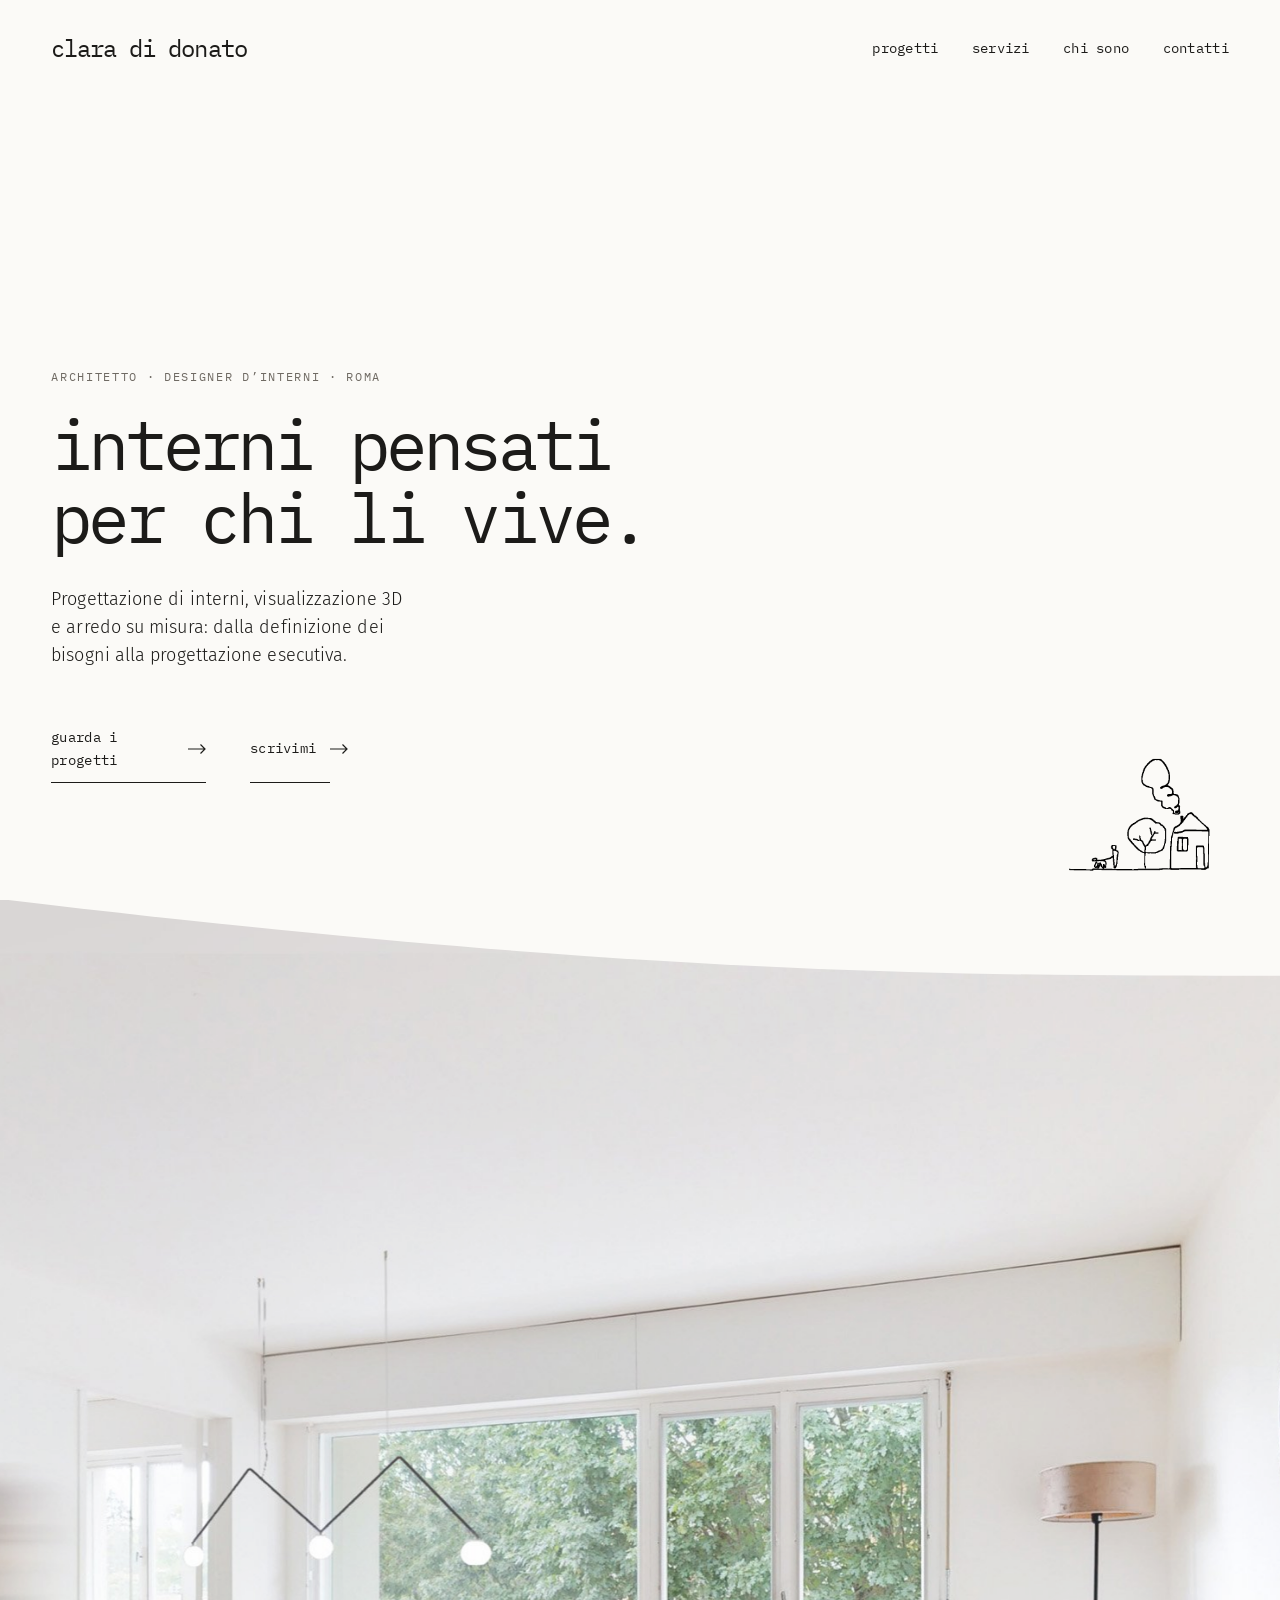
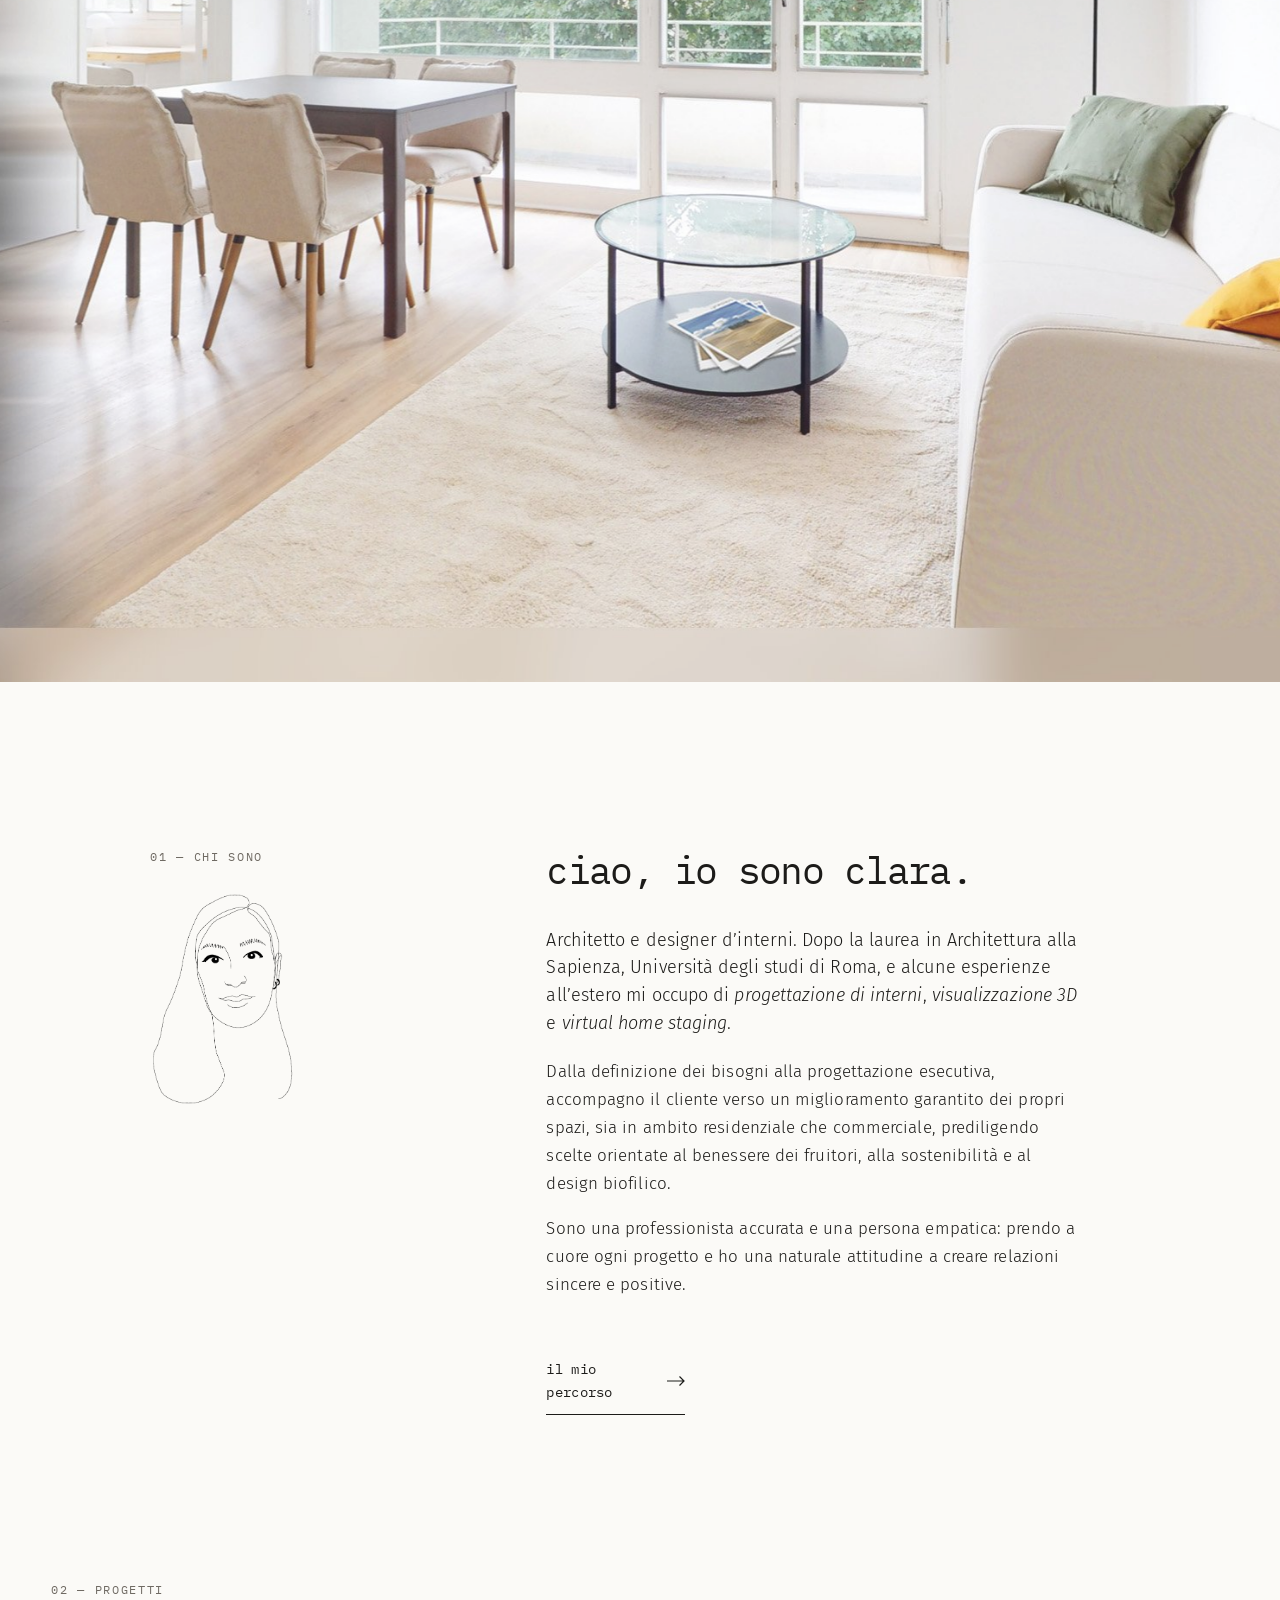
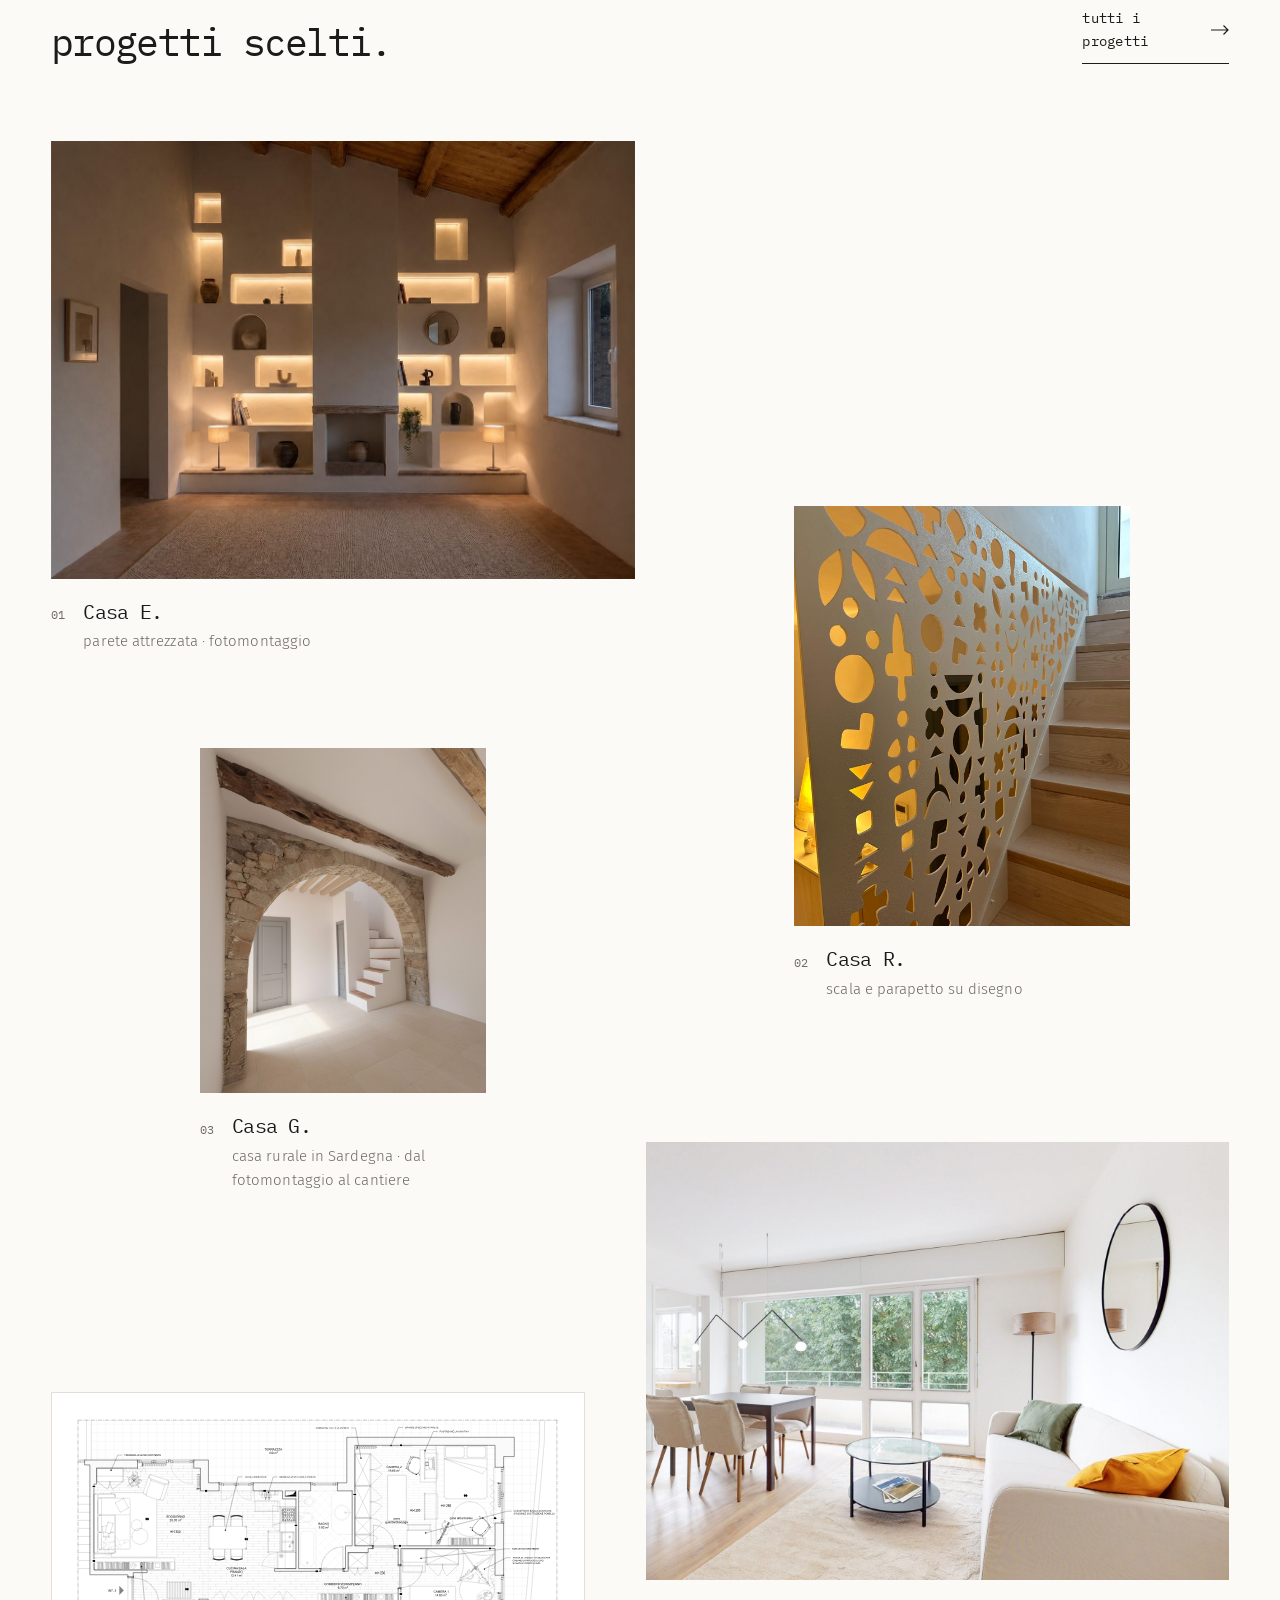
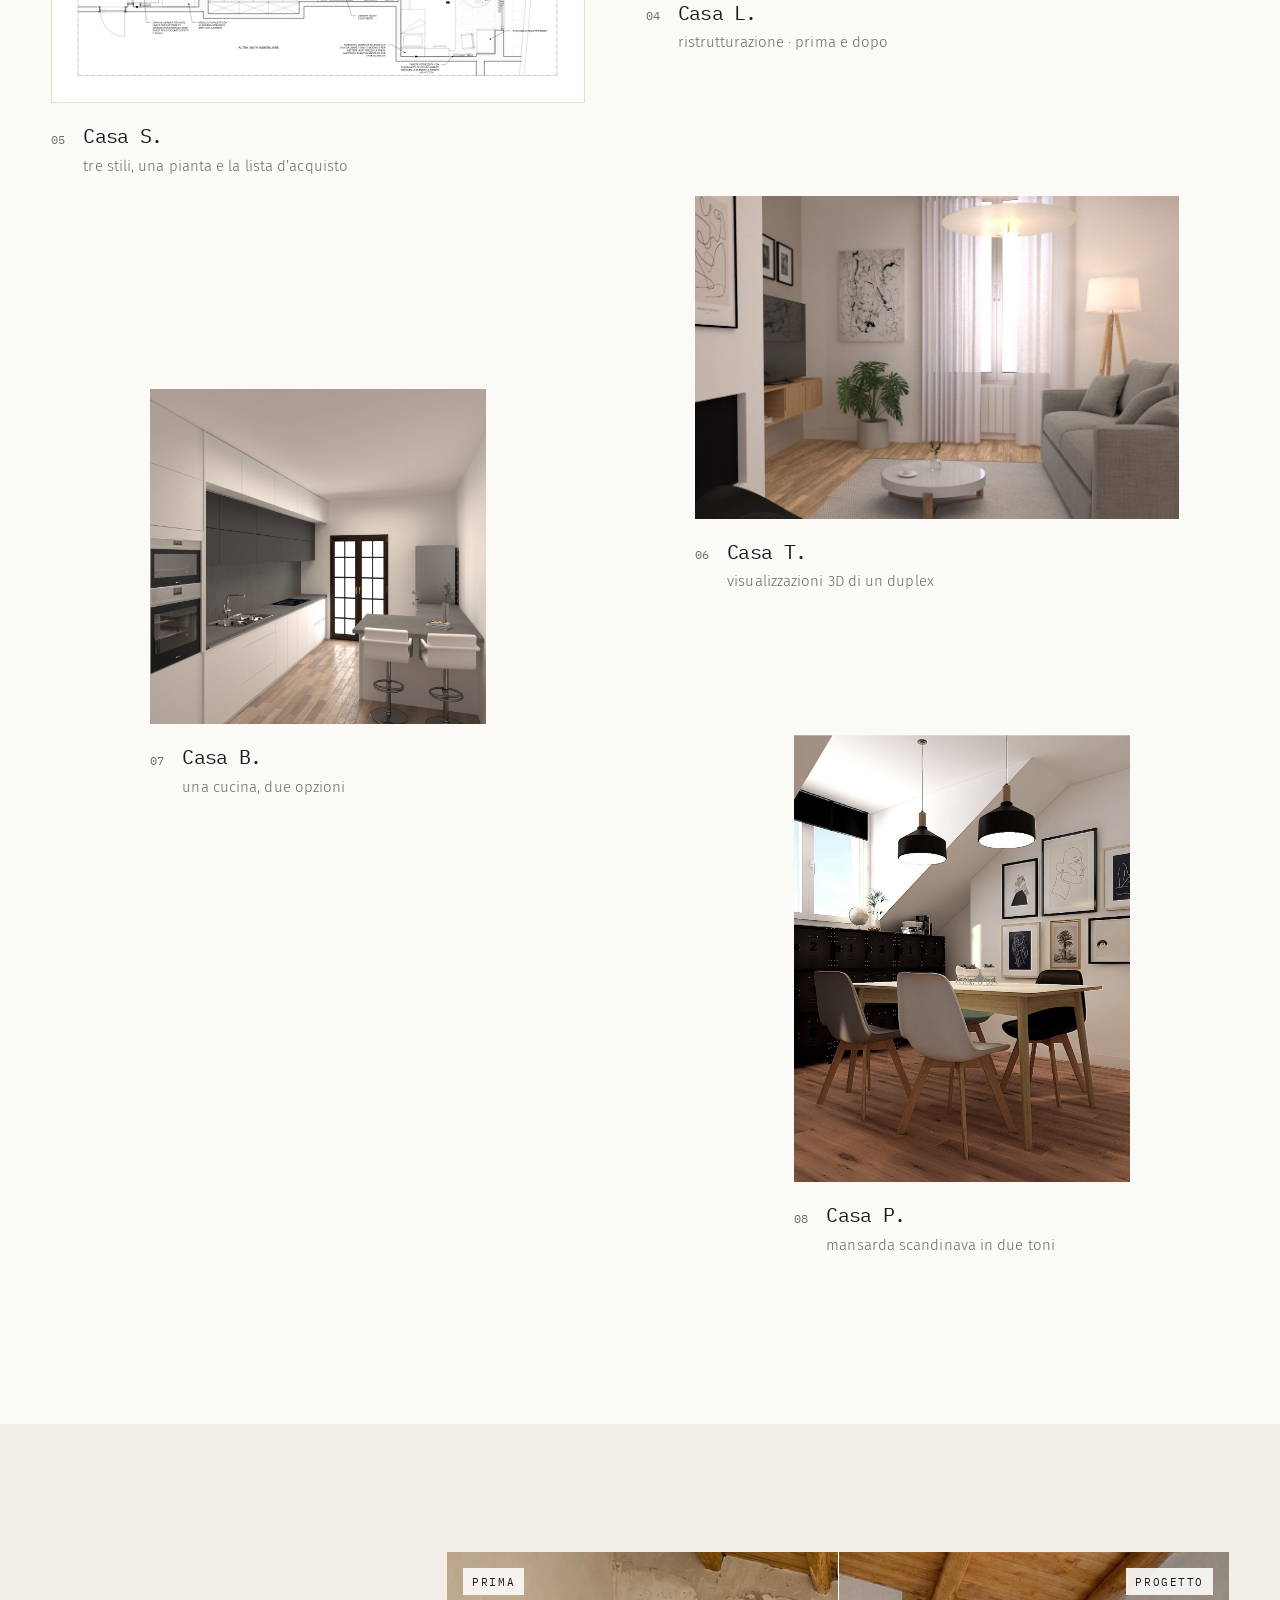
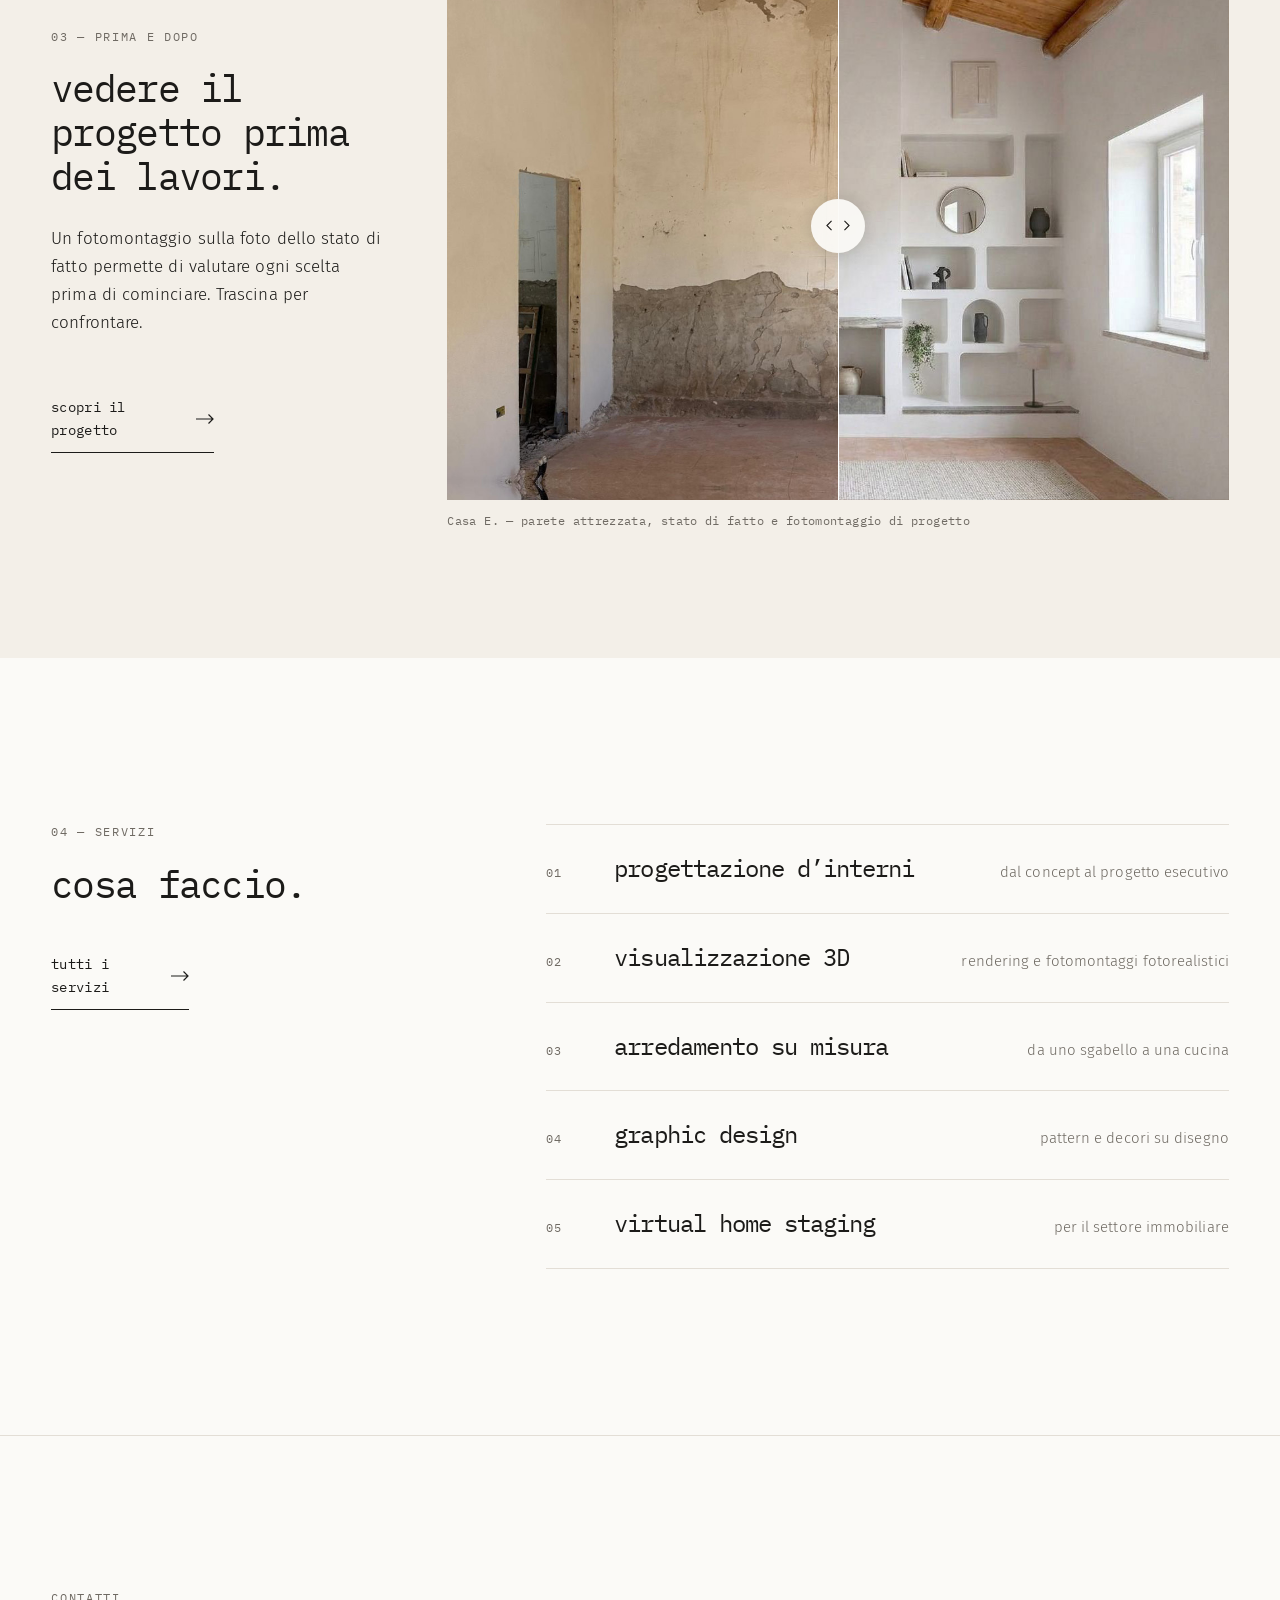
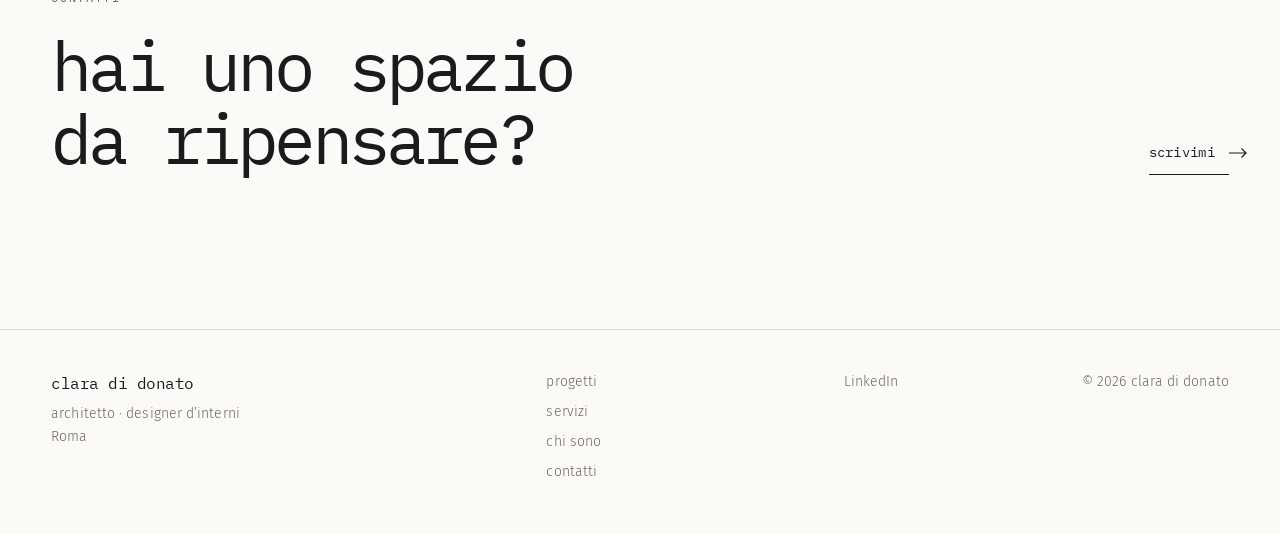
<file: index.html>
<!DOCTYPE html>
<html lang="it">
<head>
  <meta charset="utf-8">
  <meta name="viewport" content="width=device-width, initial-scale=1">
  <title>clara di donato</title>
  <meta name="description" content="Clara Di Donato, architetto e designer d’interni a Roma: progettazione di interni, visualizzazione 3D, arredamento su misura e virtual home staging.">
  <link rel="canonical" href="https://www.claradidonato.com/">
  <meta property="og:type" content="website">
  <meta property="og:title" content="clara di donato — architetto e designer d’interni">
  <meta property="og:url" content="https://www.claradidonato.com/">
  <meta property="og:image" content="https://www.claradidonato.com/assets/img/ristrutturazione-interni.jpg">
  <link rel="icon" type="image/png" href="assets/img/casetta.png">
  <link rel="preload" href="assets/fonts/ibm-plex-mono-latin-400-normal.woff2" as="font" type="font/woff2" crossorigin>
  <link rel="stylesheet" href="assets/css/style.css?v=6">
</head>
<body>
  <a class="skip-link" href="#main">Vai al contenuto</a>

  <!-- HEADER (same on every page) -->
  <header class="site-header">
    <a class="site-title" href="./">clara di donato</a>
    <button class="menu-toggle" aria-label="Menu" aria-expanded="false" aria-controls="nav"><span></span><span></span></button>
    <nav class="site-nav" id="nav" aria-label="Menu principale">
      <ul>
        <li><a href="progetti/">progetti</a></li>
        <li><a href="servizi/">servizi</a></li>
        <li><a href="chisono/">chi sono</a></li>
        <li><a href="contatti/">contatti</a></li>
      </ul>
    </nav>
  </header>

  <main id="main">

    <!-- 1. Opening screen -->
    <section class="section hero">
      <div class="grid">
        <div class="hero-text">
          <p class="label">architetto · designer d’interni · roma</p>
          <h1 class="display">interni pensati<br>per chi li vive.</h1>
          <p class="lead">Progettazione di interni, visualizzazione 3D e arredo su misura: dalla definizione dei bisogni alla progettazione esecutiva.</p>
          <div class="actions">
            <a class="btn" href="progetti/">guarda i progetti</a>
            <a class="btn" href="contatti/">scrivimi</a>
          </div>
        </div>
      </div>
      <img class="doodle" src="assets/img/casetta.png" alt="" width="460" height="392">
    </section>

    <!-- 2. Big interior photo (zooms in slightly as you scroll) -->
    <section class="section home-photo">
      <svg class="curve" viewBox="0 0 1 1" preserveAspectRatio="none" aria-hidden="true"><path d="M0,0 L1,0 L1,1 C0.75,1 0.5,1 0,0 Z" fill="#fbfaf7"/></svg>
      <img class="zoom-on-scroll" src="assets/img/ristrutturazione-interni.jpg" alt="Soggiorno ristrutturato con divano, tavolino rotondo e tavolo da pranzo" width="2460" height="1640" loading="lazy">
    </section>

    <!-- 3. About -->
    <section class="section intro">
      <div class="grid">
        <div class="intro-side">
          <p class="label">01 — chi sono</p>
          <img class="portrait" src="assets/img/clara-di-donato-disegno.png" alt="Ritratto disegnato di Clara Di Donato" width="415" height="594" loading="lazy">
        </div>
        <div class="intro-text">
          <h2 class="title">ciao, io sono clara.</h2>
          <p class="lead">Architetto e designer d’interni. Dopo la laurea in Architettura alla Sapienza, Università degli studi di Roma, e alcune esperienze all’estero mi occupo di <em>progettazione di interni</em>, <em>visualizzazione 3D</em> e <em>virtual home staging</em>.</p>
          <p>Dalla definizione dei bisogni alla progettazione esecutiva, accompagno il cliente verso un miglioramento garantito dei propri spazi, sia in ambito residenziale che commerciale, prediligendo scelte orientate al benessere dei fruitori, alla sostenibilità e al design biofilico.</p>
          <p>Sono una professionista accurata e una persona empatica: prendo a cuore ogni progetto e ho una naturale attitudine a creare relazioni sincere e positive.</p>
          <a class="btn" href="chisono/">il mio percorso</a>
        </div>
      </div>
    </section>

    <!-- 4. Selected projects (each card opens its project on the Progetti page) -->
    <section class="section featured">
      <div class="grid section-head">
        <div class="head-text">
          <p class="label">02 — progetti</p>
          <h2 class="title">progetti scelti.</h2>
        </div>
        <a class="btn" href="progetti/">tutti i progetti</a>
      </div>
      <!-- Zigzag on purpose: one project at a time, alternating sides; spans and offsets are in style.css (.card--1 … .card--8).
           Numbers match the Progetti page. -->
      <div class="grid cards">
        <a class="card card--1" href="progetti/#parete">
          <div class="card-media" style="--ratio: 4 / 3"><img src="assets/img/progetti/parete-luci.jpg" alt="Parete con nicchie e mensole illuminate sotto un soffitto in legno" width="1195" height="896" loading="lazy"></div>
          <div class="card-text"><span class="card-num">01</span><h3 class="card-title">Casa E.</h3><p class="card-meta">parete attrezzata · fotomontaggio</p></div>
        </a>
        <a class="card card--2" href="progetti/#scala">
          <div class="card-media" style="--ratio: 4 / 5"><img src="assets/img/progetti/scala-dettaglio.jpg" alt="Parapetto in pannello traforato lungo una scala" width="1200" height="1600" loading="lazy"></div>
          <div class="card-text"><span class="card-num">02</span><h3 class="card-title">Casa R.</h3><p class="card-meta">scala e parapetto su disegno</p></div>
        </a>
        <a class="card card--3" href="progetti/#rurale">
          <div class="card-media" style="--ratio: 928 / 1120"><img src="assets/img/progetti/rurale-fotomontaggio.jpg" alt="Arco in pietra a vista e, oltre, una scala bianca con gradini in cotto" width="928" height="1120" loading="lazy"></div>
          <div class="card-text"><span class="card-num">03</span><h3 class="card-title">Casa G.</h3><p class="card-meta">casa rurale in Sardegna · dal fotomontaggio al cantiere</p></div>
        </a>
        <a class="card card--4" href="progetti/#appartamento">
          <div class="card-media" style="--ratio: 4 / 3"><img src="assets/img/progetti/appartamento-soggiorno-dopo.jpg" alt="Soggiorno luminoso con divano chiaro, tavolino rotondo e specchio" width="1600" height="1200" loading="lazy"></div>
          <div class="card-text"><span class="card-num">04</span><h3 class="card-title">Casa L.</h3><p class="card-meta">ristrutturazione · prima e dopo</p></div>
        </a>
        <a class="card card--5" href="progetti/#stili">
          <div class="card-media card-media--sheet" style="--ratio: 1021 / 550"><img src="assets/img/progetti/pianta-progetto.svg" alt="Pianta di progetto di un appartamento con gli arredi" width="1021" height="550" loading="lazy"></div>
          <div class="card-text"><span class="card-num">05</span><h3 class="card-title">Casa S.</h3><p class="card-meta">tre stili, una pianta e la lista d’acquisto</p></div>
        </a>
        <a class="card card--6" href="progetti/#duplex">
          <div class="card-media" style="--ratio: 3 / 2"><img src="assets/img/progetti/duplex-soggiorno.jpg" alt="Rendering del soggiorno di un duplex con camino e divano grigio" width="1200" height="675" loading="lazy"></div>
          <div class="card-text"><span class="card-num">06</span><h3 class="card-title">Casa T.</h3><p class="card-meta">visualizzazioni 3D di un duplex</p></div>
        </a>
        <a class="card card--7" href="progetti/#cucina">
          <div class="card-media" style="--ratio: 1 / 1"><img src="assets/img/progetti/cucina-opzione-1.jpg" alt="Rendering di una cucina bianca e grigia con penisola" width="1200" height="1200" loading="lazy"></div>
          <div class="card-text"><span class="card-num">07</span><h3 class="card-title">Casa B.</h3><p class="card-meta">una cucina, due opzioni</p></div>
        </a>
        <a class="card card--8" href="progetti/#mansarda">
          <div class="card-media" style="--ratio: 3 / 4"><img src="assets/img/progetti/mansarda-pranzo.jpg" alt="Zona pranzo in mansarda con lampade a sospensione nere" width="1367" height="1776" loading="lazy"></div>
          <div class="card-text"><span class="card-num">08</span><h3 class="card-title">Casa P.</h3><p class="card-meta">mansarda scandinava in due toni</p></div>
        </a>
      </div>
    </section>

    <!-- 5. Before / after slider -->
    <section class="section feature">
      <div class="grid">
        <div class="feature-text">
          <p class="label">03 — prima e dopo</p>
          <h2 class="title">vedere il progetto prima dei lavori.</h2>
          <p>Un fotomontaggio sulla foto dello stato di fatto permette di valutare ogni scelta prima di cominciare. Trascina per confrontare.</p>
          <a class="btn" href="progetti/#parete">scopri il progetto</a>
        </div>
        <figure class="compare-wrap">
          <div class="compare" style="--ratio: 1159 / 812">
            <img src="assets/img/progetti/parete-stato-di-fatto.jpg?v=2" alt="Stato di fatto: parete in muratura da recuperare sotto un soffitto in legno" width="1400" height="981" loading="lazy">
            <img class="after" src="assets/img/progetti/parete-fotomontaggio.jpg?v=2" alt="Fotomontaggio di progetto: la stessa parete con nicchie e mensole" width="1159" height="812" loading="lazy">
            <span class="compare-line" aria-hidden="true"></span>
            <span class="compare-tag compare-tag--before" aria-hidden="true">prima</span>
            <span class="compare-tag compare-tag--after" aria-hidden="true">progetto</span>
            <input type="range" min="0" max="100" value="50" aria-label="Confronta stato di fatto e progetto">
          </div>
          <figcaption>Casa E. — parete attrezzata, stato di fatto e fotomontaggio di progetto</figcaption>
        </figure>
      </div>
    </section>

    <!-- 6. Services -->
    <section class="section services-teaser">
      <div class="grid">
        <div class="st-head">
          <p class="label">04 — servizi</p>
          <h2 class="title">cosa faccio.</h2>
          <a class="btn" href="servizi/">tutti i servizi</a>
        </div>
        <ol class="st-list">
          <li><a href="servizi/"><span class="num">01</span><span class="name">progettazione d’interni</span><span class="desc">dal concept al progetto esecutivo</span></a></li>
          <li><a href="servizi/"><span class="num">02</span><span class="name">visualizzazione 3D</span><span class="desc">rendering e fotomontaggi fotorealistici</span></a></li>
          <li><a href="servizi/"><span class="num">03</span><span class="name">arredamento su misura</span><span class="desc">da uno sgabello a una cucina</span></a></li>
          <li><a href="servizi/"><span class="num">04</span><span class="name">graphic design</span><span class="desc">pattern e decori su disegno</span></a></li>
          <li><a href="servizi/"><span class="num">05</span><span class="name">virtual home staging</span><span class="desc">per il settore immobiliare</span></a></li>
        </ol>
      </div>
    </section>

  </main>

  <!-- FOOTER (same on every page) -->
  <footer class="site-footer">
    <div class="grid footer-cta">
      <div class="footer-cta-text">
        <p class="label">contatti</p>
        <p class="display">hai uno spazio<br>da ripensare?</p>
      </div>
      <a class="btn" href="contatti/">scrivimi</a>
    </div>
    <div class="grid footer-bar">
      <div class="fb-id">
        <p class="fb-name">clara di donato</p>
        <p>architetto · designer d’interni<br>Roma</p>
      </div>
      <nav class="fb-nav" aria-label="Menu a piè di pagina">
        <a href="progetti/">progetti</a>
        <a href="servizi/">servizi</a>
        <a href="chisono/">chi sono</a>
        <a href="contatti/">contatti</a>
      </nav>
      <p class="fb-social"><a href="https://www.linkedin.com/in/claradidonato/" target="_blank" rel="noopener">LinkedIn</a></p>
      <p class="fb-copy">© 2026 clara di donato</p>
    </div>
  </footer>

  <script src="assets/js/main.js?v=6"></script>
</body>
</html>
</file>
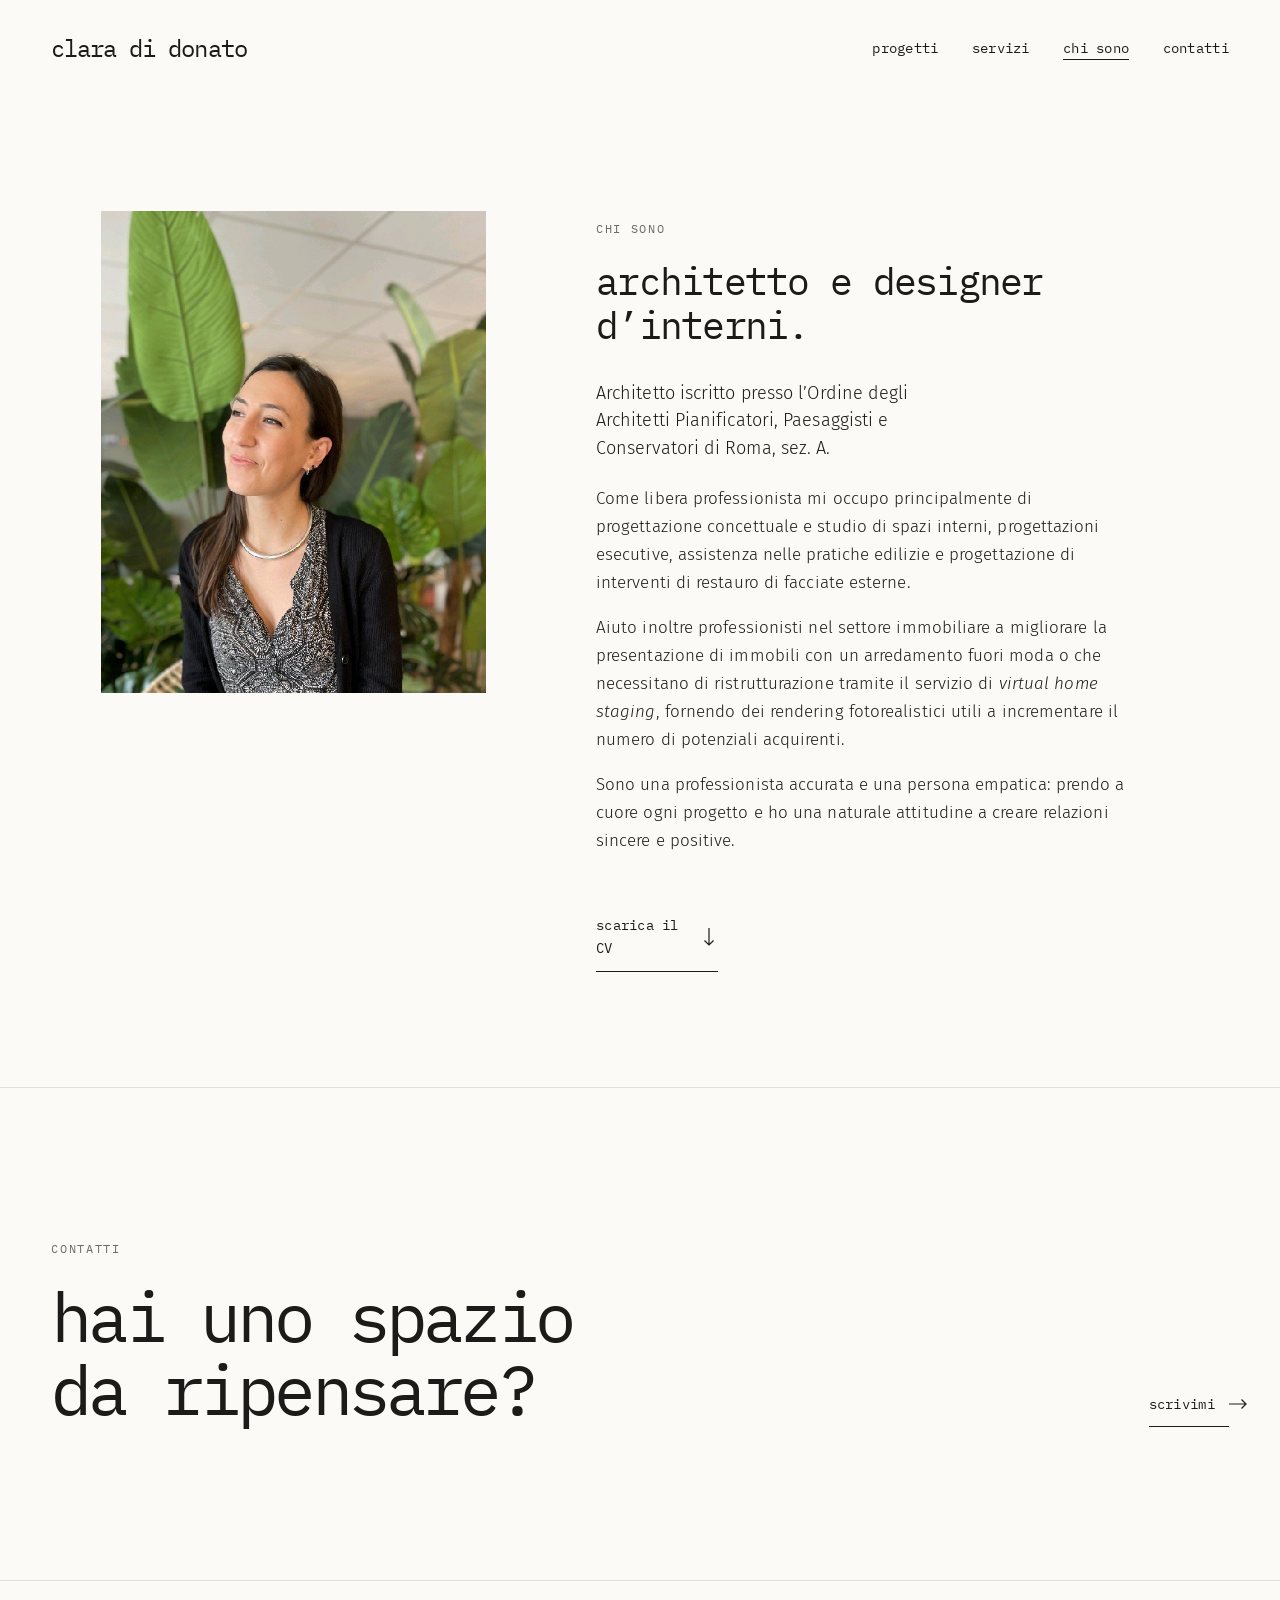
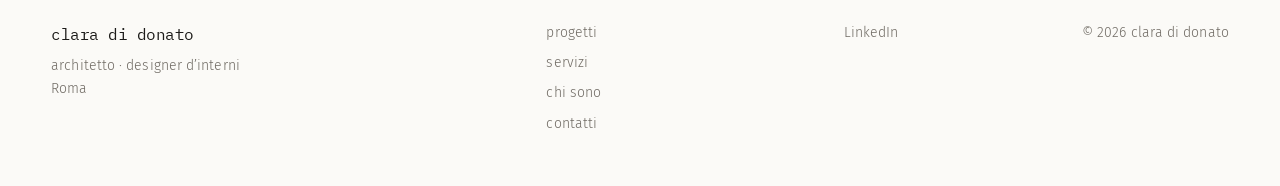
<file: chisono/index.html>
<!DOCTYPE html>
<html lang="it">
<head>
  <meta charset="utf-8">
  <meta name="viewport" content="width=device-width, initial-scale=1">
  <title>chi sono — clara di donato</title>
  <meta name="description" content="Clara Di Donato, architetto e designer d’interni iscritta all’Ordine degli Architetti di Roma: chi sono e curriculum da scaricare.">
  <link rel="canonical" href="https://www.claradidonato.com/chisono/">
  <meta property="og:type" content="website">
  <meta property="og:title" content="chi sono — clara di donato">
  <meta property="og:url" content="https://www.claradidonato.com/chisono/">
  <meta property="og:image" content="https://www.claradidonato.com/assets/img/clara-di-donato.jpg">
  <link rel="icon" type="image/png" href="../assets/img/casetta.png">
  <link rel="preload" href="../assets/fonts/ibm-plex-mono-latin-400-normal.woff2" as="font" type="font/woff2" crossorigin>
  <link rel="stylesheet" href="../assets/css/style.css?v=6">
</head>
<body>
  <a class="skip-link" href="#main">Vai al contenuto</a>

  <!-- HEADER (same on every page) -->
  <header class="site-header">
    <a class="site-title" href="../">clara di donato</a>
    <button class="menu-toggle" aria-label="Menu" aria-expanded="false" aria-controls="nav"><span></span><span></span></button>
    <nav class="site-nav" id="nav" aria-label="Menu principale">
      <ul>
        <li><a href="../progetti/">progetti</a></li>
        <li><a href="../servizi/">servizi</a></li>
        <li><a href="../chisono/" aria-current="page">chi sono</a></li>
        <li><a href="../contatti/">contatti</a></li>
      </ul>
    </nav>
  </header>

  <main id="main">

    <!-- Photo + introduction -->
    <section class="section page-head">
      <div class="grid about-head">
        <img class="about-photo" src="../assets/img/clara-di-donato.jpg" alt="Clara Di Donato tra le piante" width="800" height="800">
        <div class="about-text">
          <p class="label">chi sono</p>
          <h1 class="title">architetto e designer d’interni.</h1>
          <p class="lead">Architetto iscritto presso l’Ordine degli Architetti Pianificatori, Paesaggisti e Conservatori di Roma, sez. A.</p>
          <p>Come libera professionista mi occupo principalmente di progettazione concettuale e studio di spazi interni, progettazioni esecutive, assistenza nelle pratiche edilizie e progettazione di interventi di restauro di facciate esterne.</p>
          <p>Aiuto inoltre professionisti nel settore immobiliare a migliorare la presentazione di immobili con un arredamento fuori moda o che necessitano di ristrutturazione tramite il servizio di <em>virtual home staging</em>, fornendo dei rendering fotorealistici utili a incrementare il numero di potenziali acquirenti.</p>
          <p>Sono una professionista accurata e una persona empatica: prendo a cuore ogni progetto e ho una naturale attitudine a creare relazioni sincere e positive.</p>
          <!-- The CV is a PDF in s/: to update it, replace the file and raise the ?v= number -->
          <a class="btn btn--down" href="../s/arch-clara-di-donato-CV.pdf?v=2" target="_blank" rel="noopener">scarica il CV</a>
        </div>
      </div>
    </section>

  </main>

  <!-- FOOTER (same on every page) -->
  <footer class="site-footer">
    <div class="grid footer-cta">
      <div class="footer-cta-text">
        <p class="label">contatti</p>
        <p class="display">hai uno spazio<br>da ripensare?</p>
      </div>
      <a class="btn" href="../contatti/">scrivimi</a>
    </div>
    <div class="grid footer-bar">
      <div class="fb-id">
        <p class="fb-name">clara di donato</p>
        <p>architetto · designer d’interni<br>Roma</p>
      </div>
      <nav class="fb-nav" aria-label="Menu a piè di pagina">
        <a href="../progetti/">progetti</a>
        <a href="../servizi/">servizi</a>
        <a href="../chisono/">chi sono</a>
        <a href="../contatti/">contatti</a>
      </nav>
      <p class="fb-social"><a href="https://www.linkedin.com/in/claradidonato/" target="_blank" rel="noopener">LinkedIn</a></p>
      <p class="fb-copy">© 2026 clara di donato</p>
    </div>
  </footer>

  <script src="../assets/js/main.js?v=6"></script>
</body>
</html>
</file>
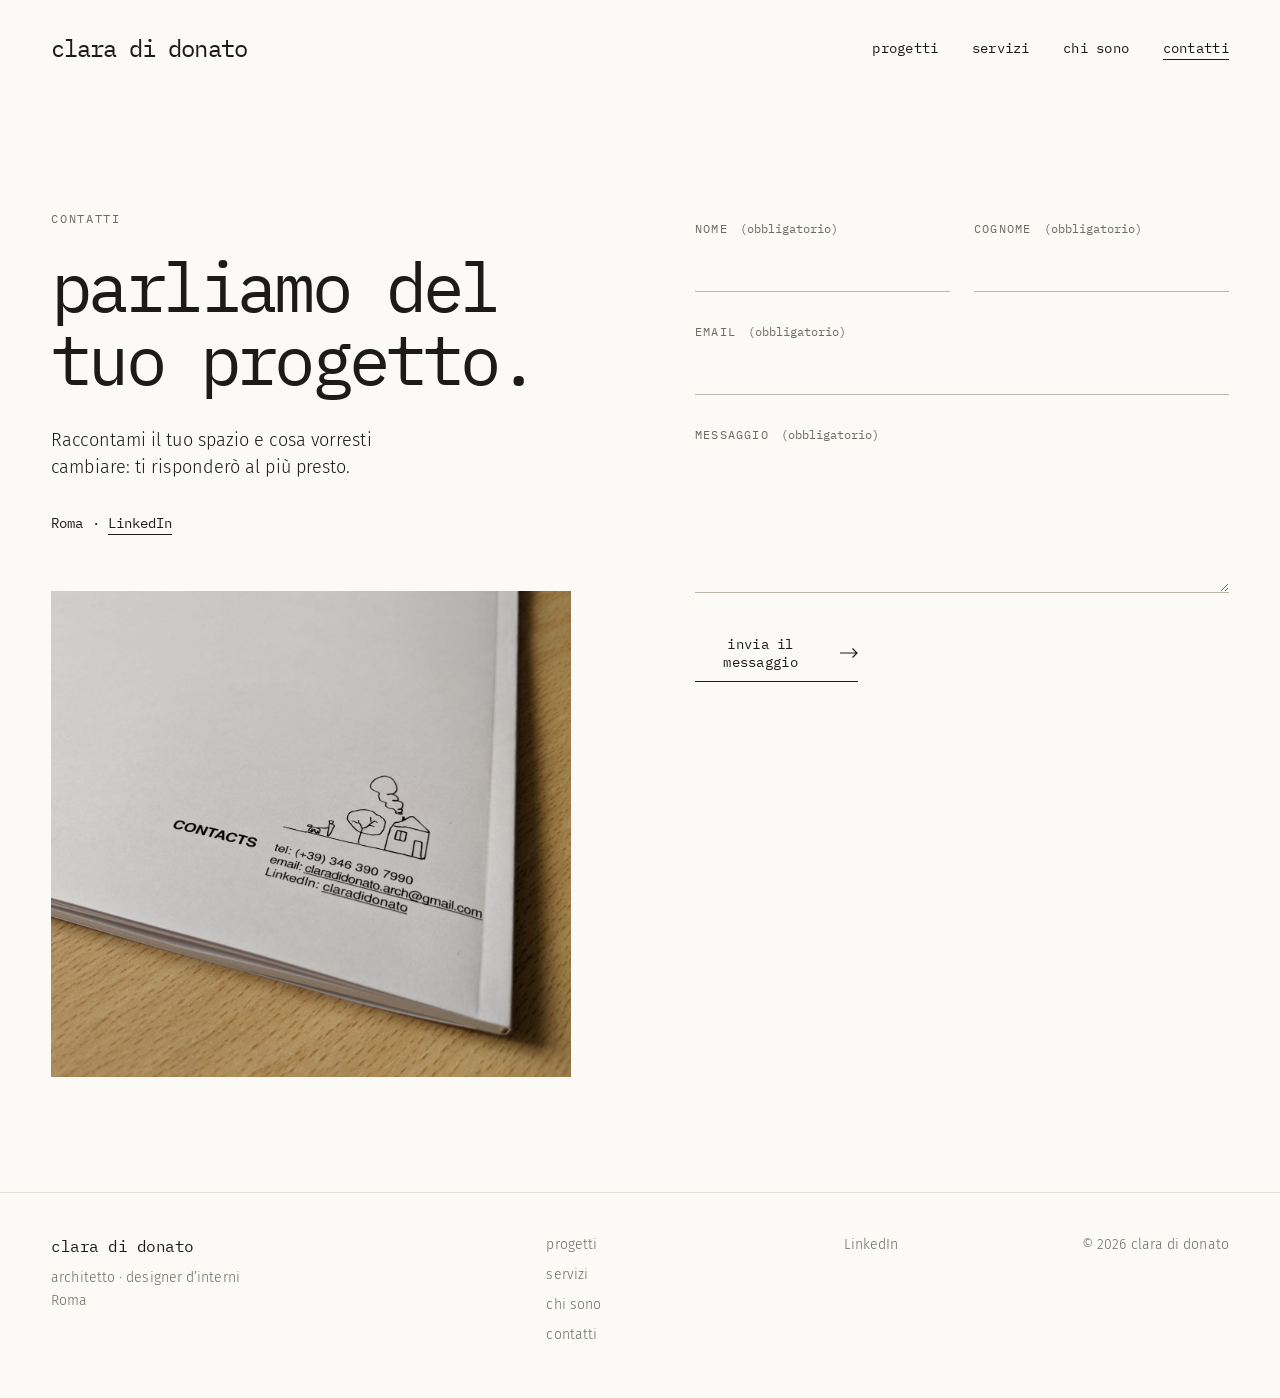
<file: contatti/index.html>
<!DOCTYPE html>
<html lang="it">
<head>
  <meta charset="utf-8">
  <meta name="viewport" content="width=device-width, initial-scale=1">
  <title>contatti — clara di donato</title>
  <meta name="description" content="Contatta Clara Di Donato, architetto e designer d’interni a Roma.">
  <link rel="canonical" href="https://www.claradidonato.com/contatti/">
  <meta property="og:type" content="website">
  <meta property="og:title" content="contatti — clara di donato">
  <meta property="og:url" content="https://www.claradidonato.com/contatti/">
  <meta property="og:image" content="https://www.claradidonato.com/assets/img/contatti.png">
  <link rel="icon" type="image/png" href="../assets/img/casetta.png">
  <link rel="preload" href="../assets/fonts/ibm-plex-mono-latin-400-normal.woff2" as="font" type="font/woff2" crossorigin>
  <link rel="stylesheet" href="../assets/css/style.css?v=6">
</head>
<body>
  <a class="skip-link" href="#main">Vai al contenuto</a>

  <!-- HEADER (same on every page) -->
  <header class="site-header">
    <a class="site-title" href="../">clara di donato</a>
    <button class="menu-toggle" aria-label="Menu" aria-expanded="false" aria-controls="nav"><span></span><span></span></button>
    <nav class="site-nav" id="nav" aria-label="Menu principale">
      <ul>
        <li><a href="../progetti/">progetti</a></li>
        <li><a href="../servizi/">servizi</a></li>
        <li><a href="../chisono/">chi sono</a></li>
        <li><a href="../contatti/" aria-current="page">contatti</a></li>
      </ul>
    </nav>
  </header>

  <main id="main">
    <section class="section page-head contact">
      <div class="grid">
        <div class="contact-text">
          <p class="label">contatti</p>
          <h1 class="display">parliamo del<br>tuo progetto.</h1>
          <p class="lead">Raccontami il tuo spazio e cosa vorresti cambiare: ti risponderò al più presto.</p>
          <p class="contact-info">Roma · <a class="text-link" href="https://www.linkedin.com/in/claradidonato/" target="_blank" rel="noopener">LinkedIn</a></p>
          <img class="contact-img" src="../assets/img/contatti.png" alt="Contacts — tel: (+39) 346 390 7990, email: claradidonato.arch@gmail.com, LinkedIn: claradidonato" width="2000" height="1868">
        </div>

        <!-- Messages are emailed to Clara through FormSubmit (formsubmit.co) — see README -->
        <form action="https://formsubmit.co/claradidonato.arch@gmail.com" method="POST">
          <input type="hidden" name="_subject" value="Nuovo messaggio dal sito claradidonato.com">
          <input type="hidden" name="_template" value="table">
          <input type="text" name="_honey" class="hp" tabindex="-1" autocomplete="off" aria-hidden="true">

          <div class="form-row">
            <div class="field">
              <label for="fname">Nome <span class="req">(obbligatorio)</span></label>
              <input id="fname" name="Nome" type="text" autocomplete="given-name" required>
            </div>
            <div class="field">
              <label for="lname">Cognome <span class="req">(obbligatorio)</span></label>
              <input id="lname" name="Cognome" type="text" autocomplete="family-name" required>
            </div>
          </div>

          <div class="field">
            <label for="email">Email <span class="req">(obbligatorio)</span></label>
            <input id="email" name="email" type="email" autocomplete="email" required>
          </div>

          <div class="field">
            <label for="message">Messaggio <span class="req">(obbligatorio)</span></label>
            <textarea id="message" name="Messaggio" required></textarea>
          </div>

          <button class="btn" type="submit">invia il messaggio</button>
        </form>
      </div>
    </section>
  </main>

  <!-- FOOTER (same on every page) -->
  <footer class="site-footer">
    <div class="grid footer-bar">
      <div class="fb-id">
        <p class="fb-name">clara di donato</p>
        <p>architetto · designer d’interni<br>Roma</p>
      </div>
      <nav class="fb-nav" aria-label="Menu a piè di pagina">
        <a href="../progetti/">progetti</a>
        <a href="../servizi/">servizi</a>
        <a href="../chisono/">chi sono</a>
        <a href="../contatti/">contatti</a>
      </nav>
      <p class="fb-social"><a href="https://www.linkedin.com/in/claradidonato/" target="_blank" rel="noopener">LinkedIn</a></p>
      <p class="fb-copy">© 2026 clara di donato</p>
    </div>
  </footer>

  <script src="../assets/js/main.js?v=6"></script>
</body>
</html>
</file>
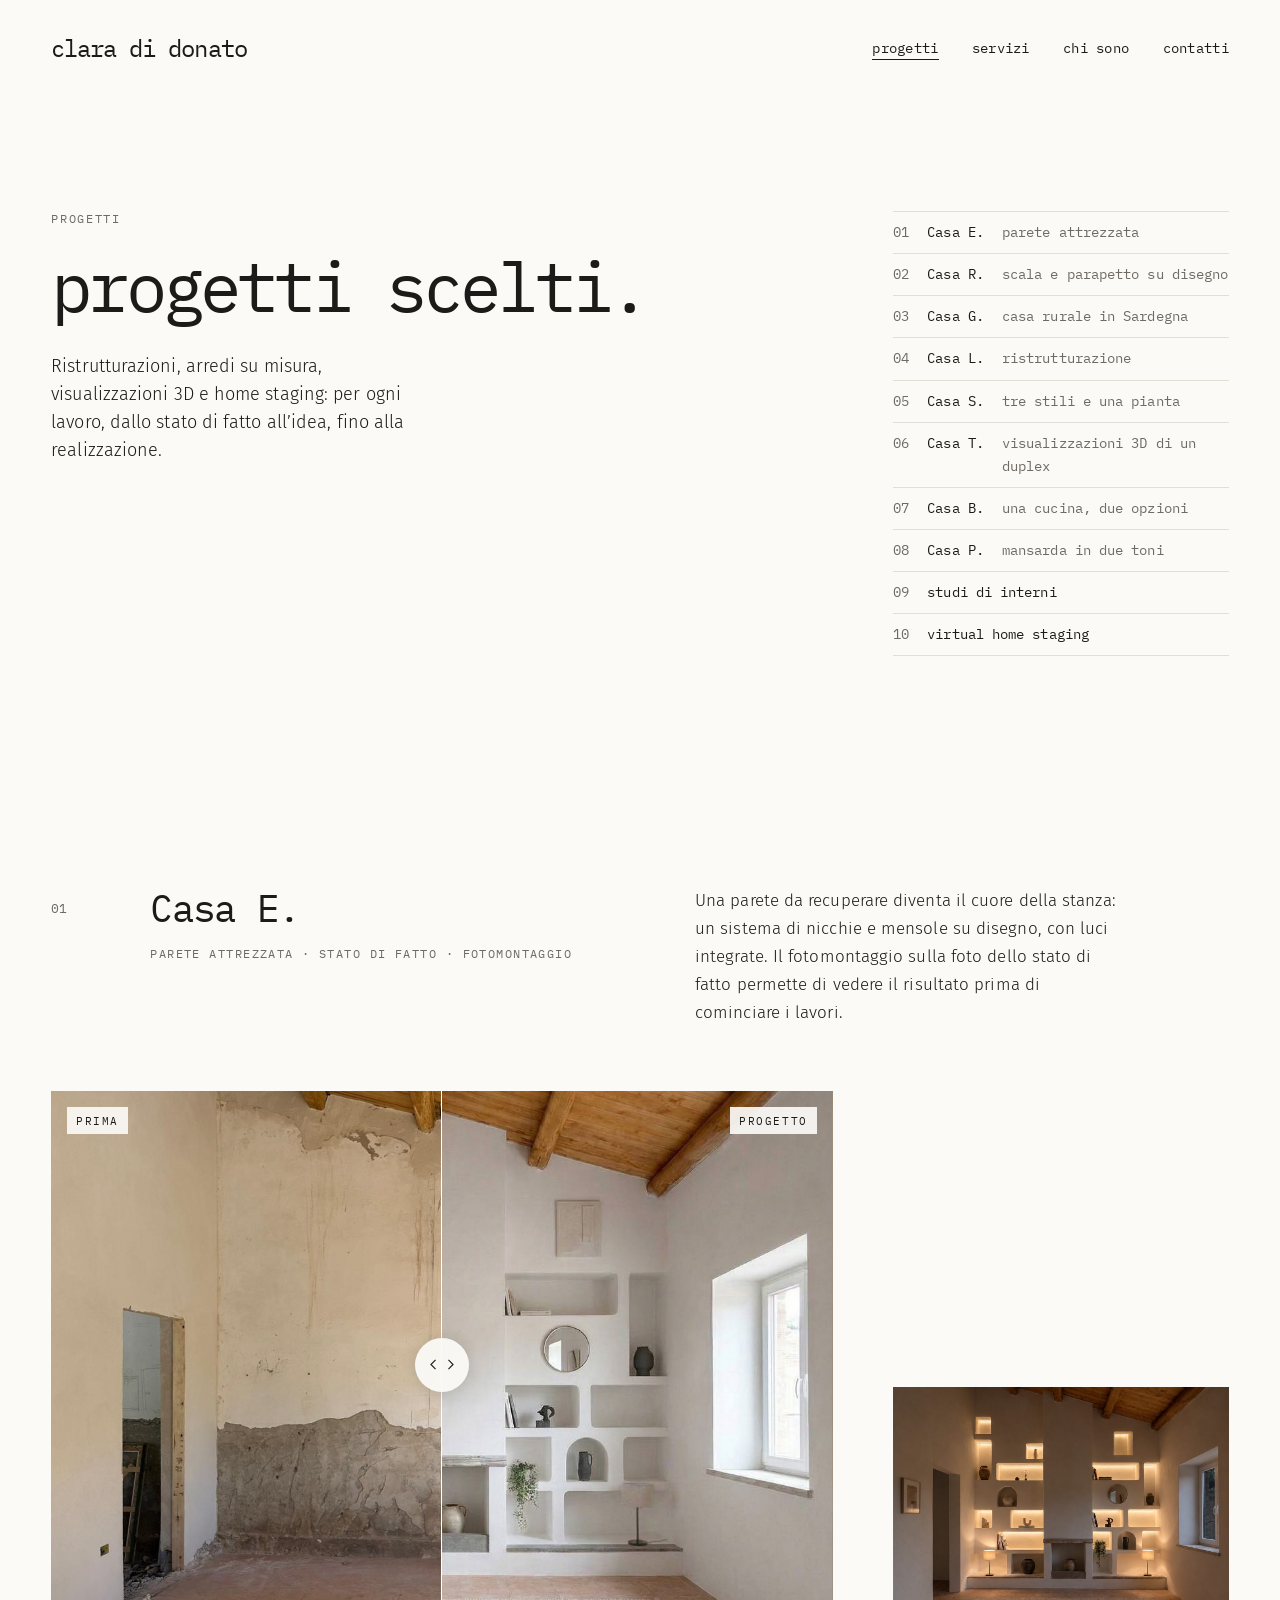
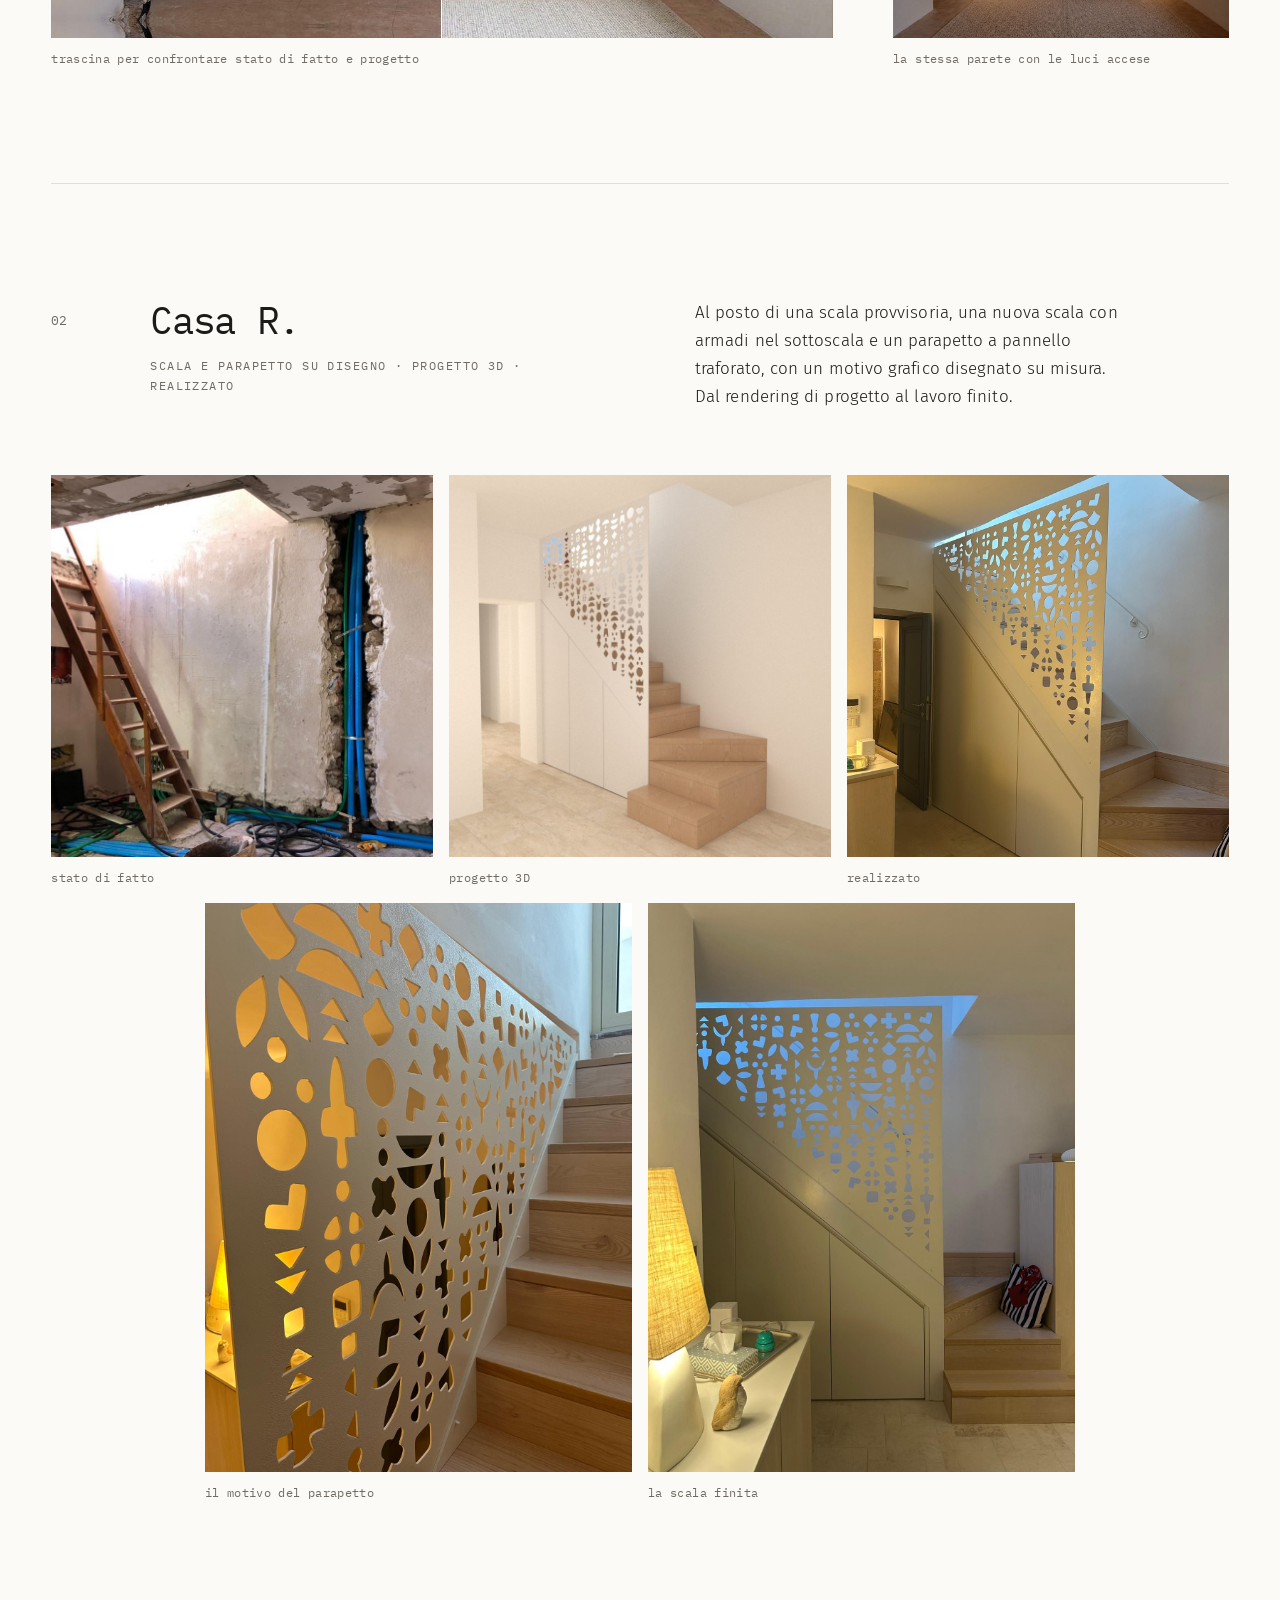
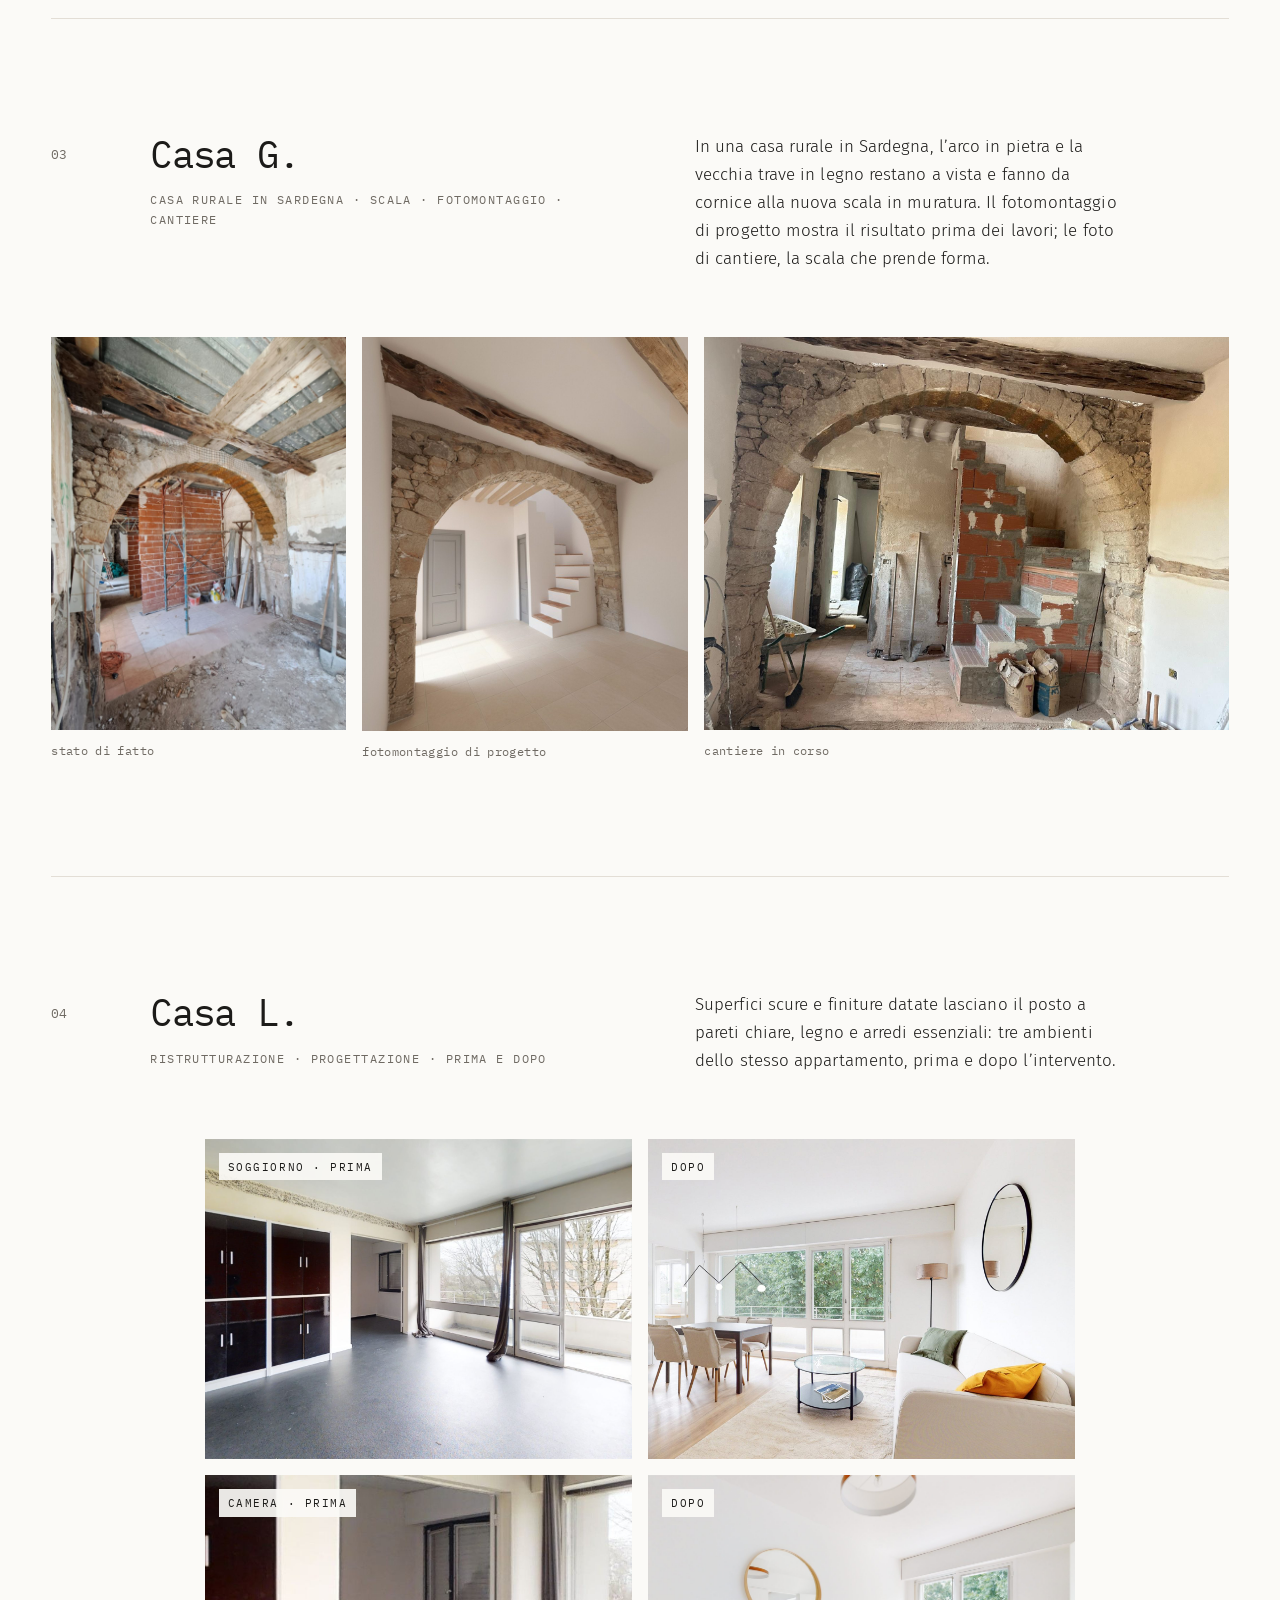
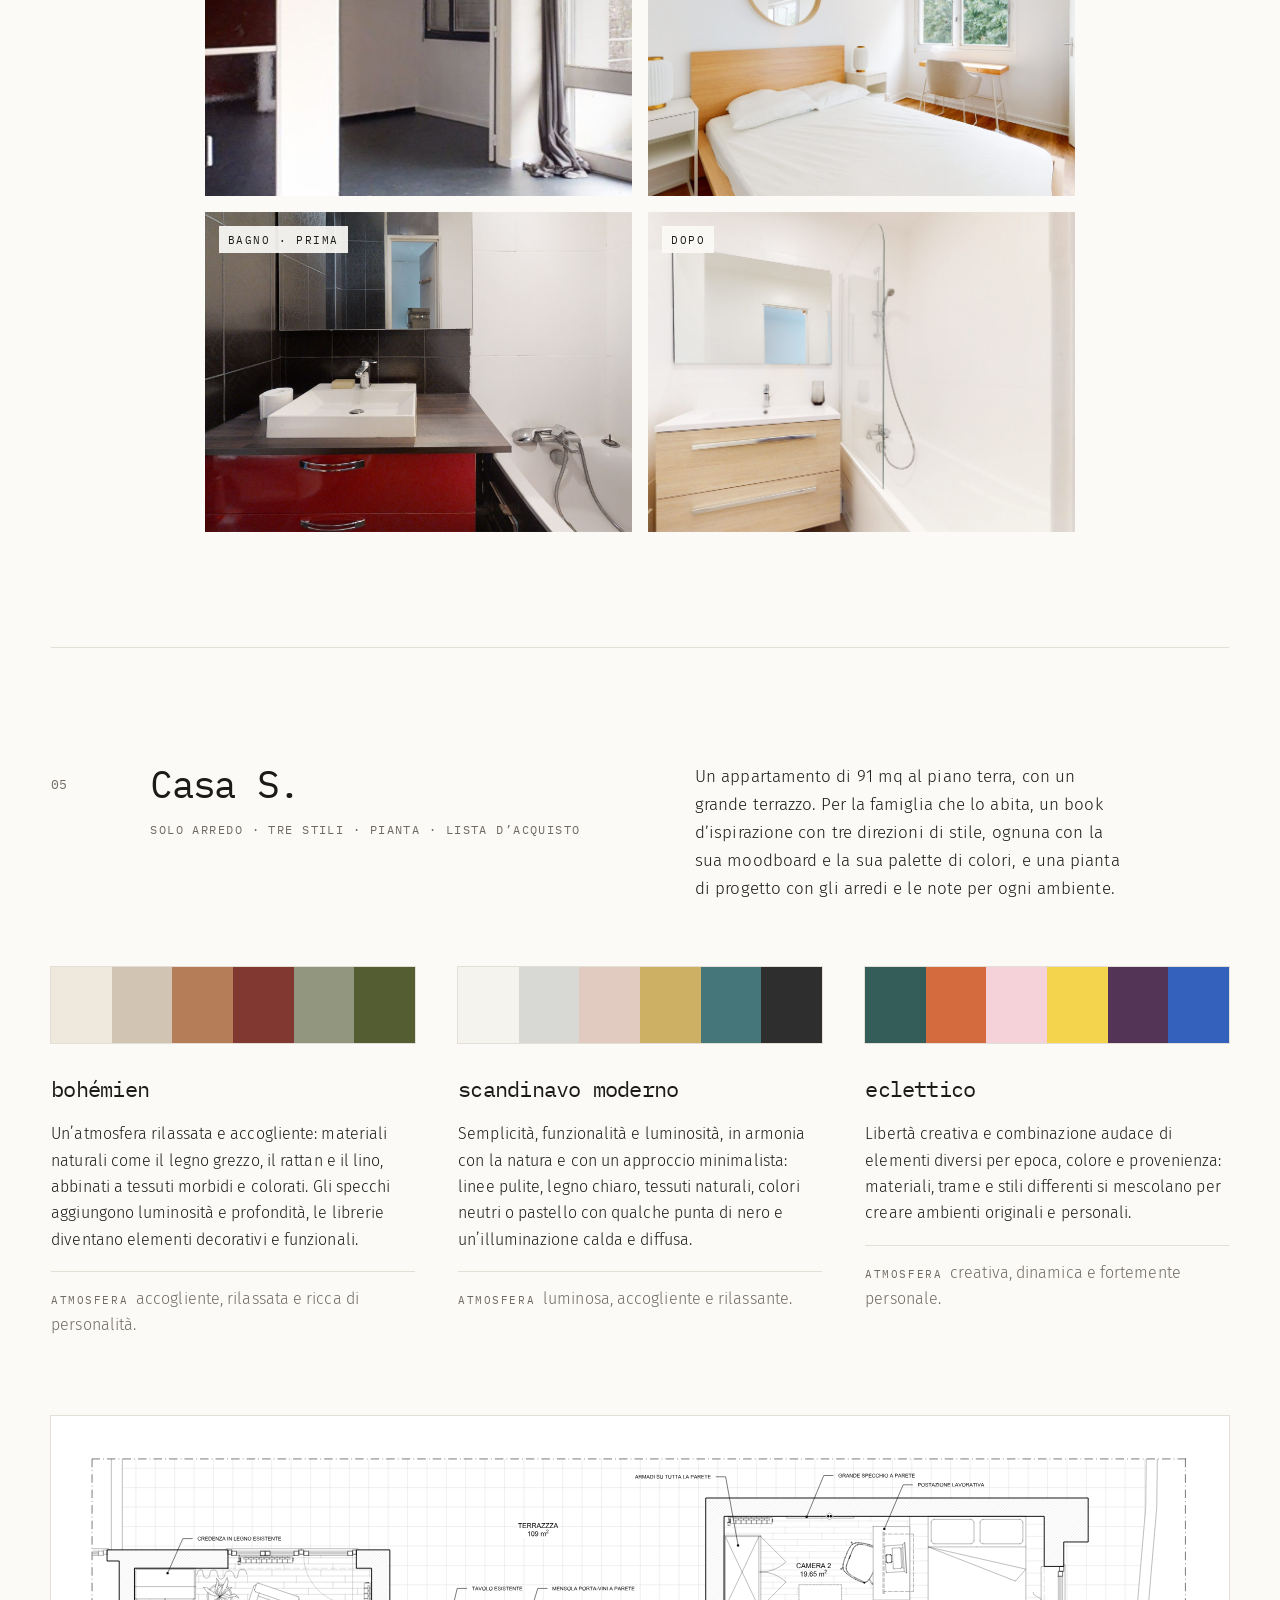
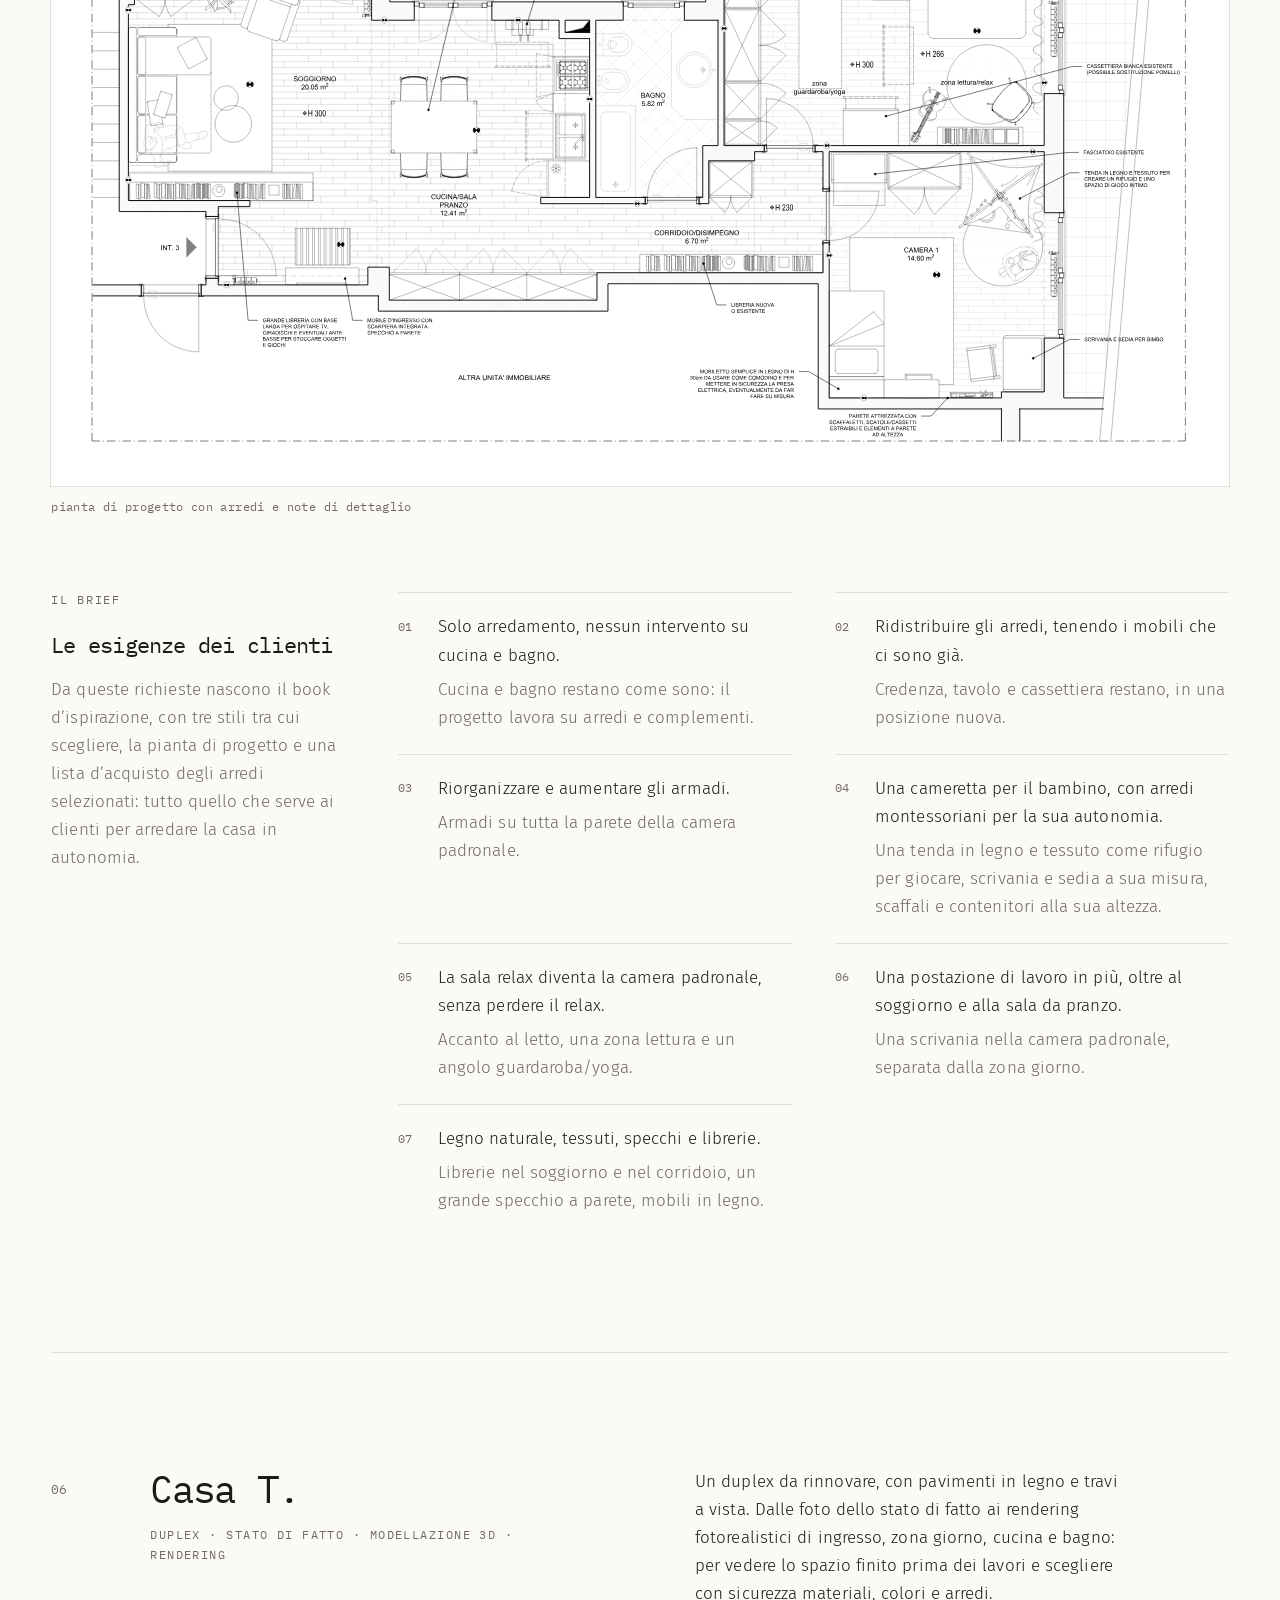
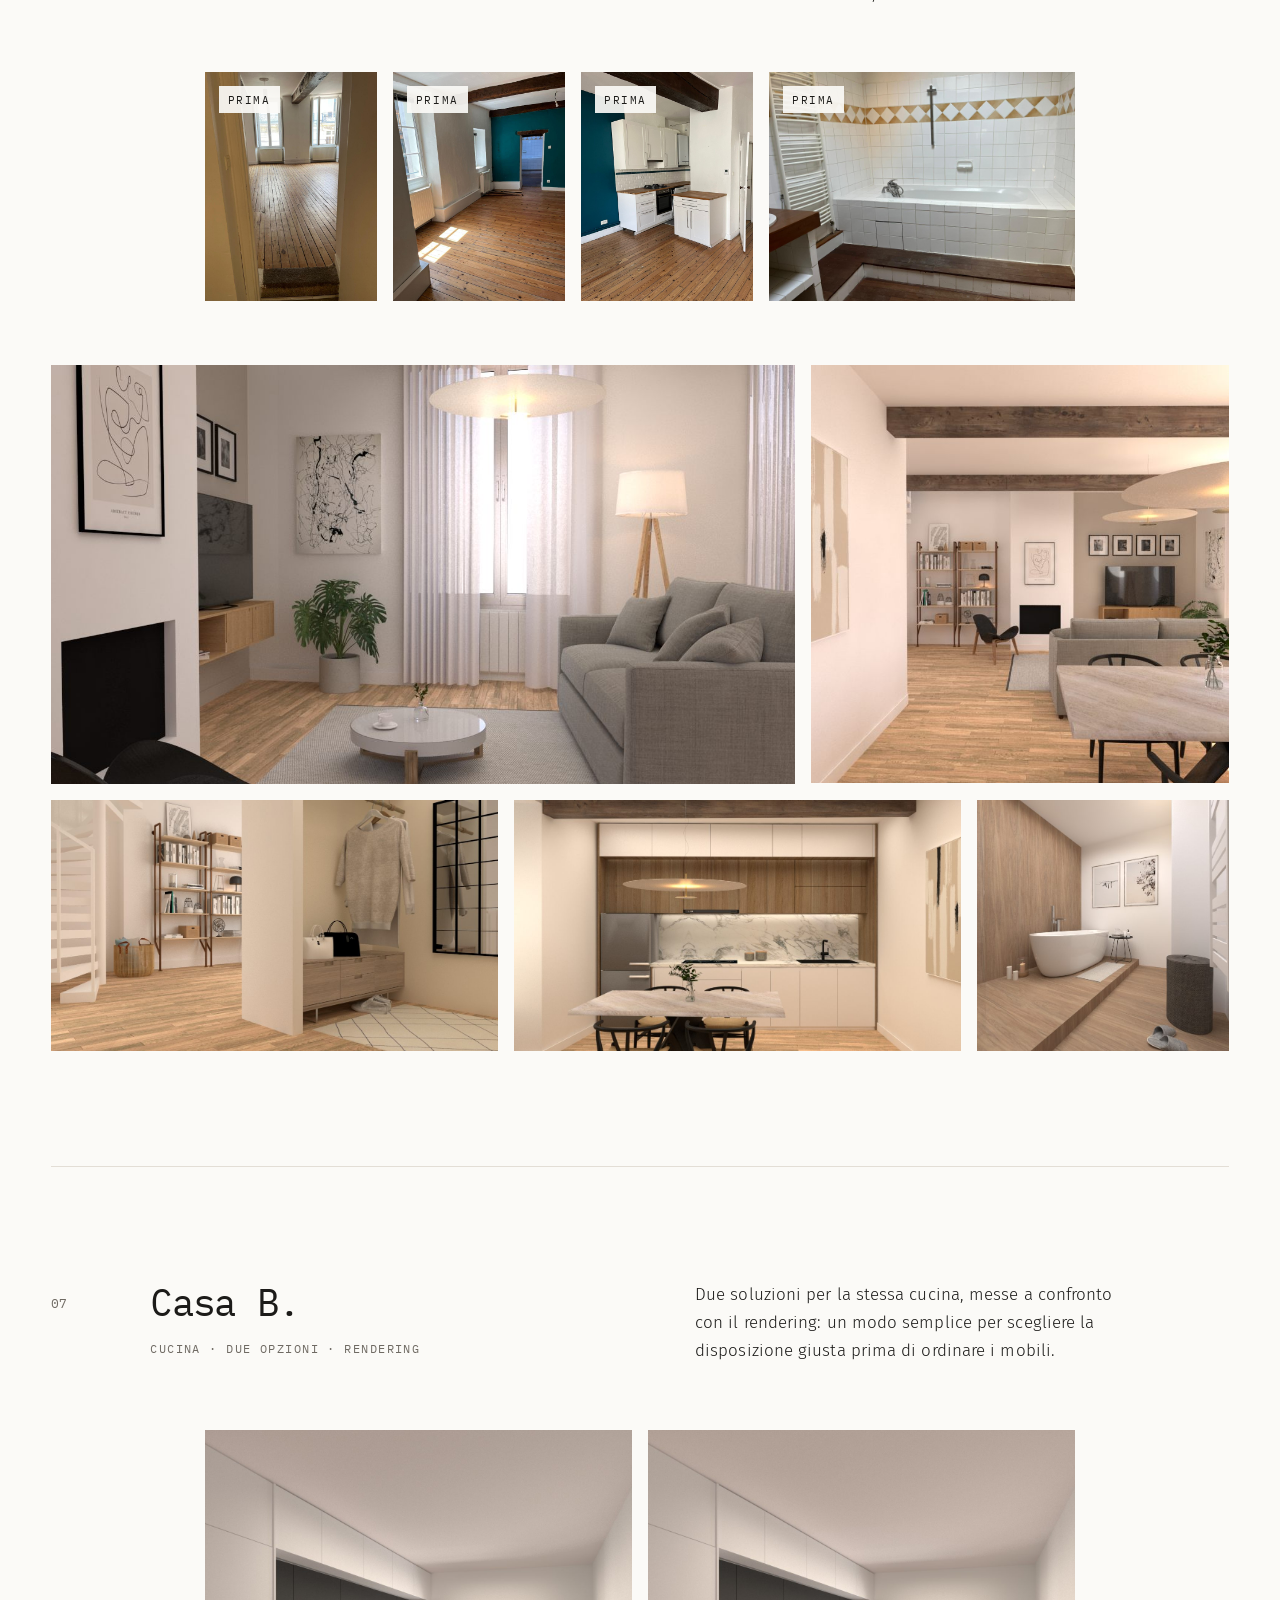
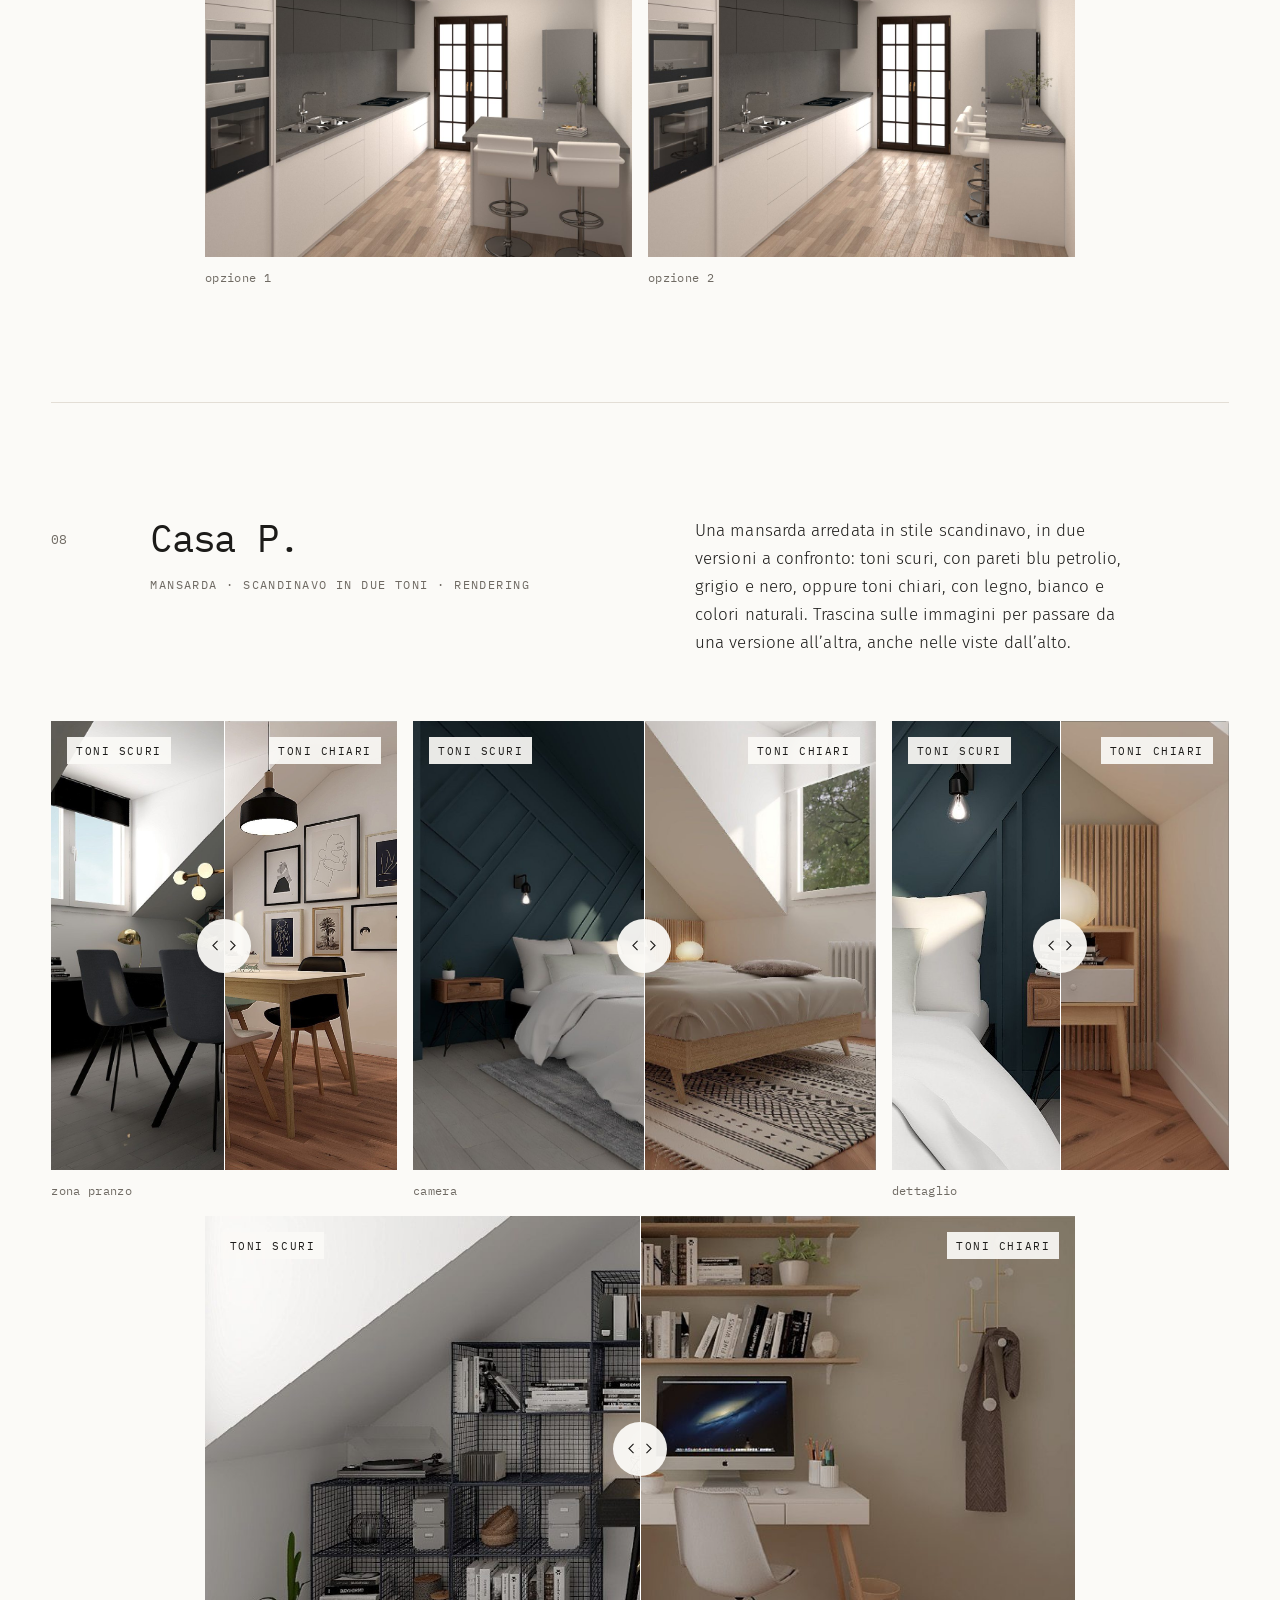
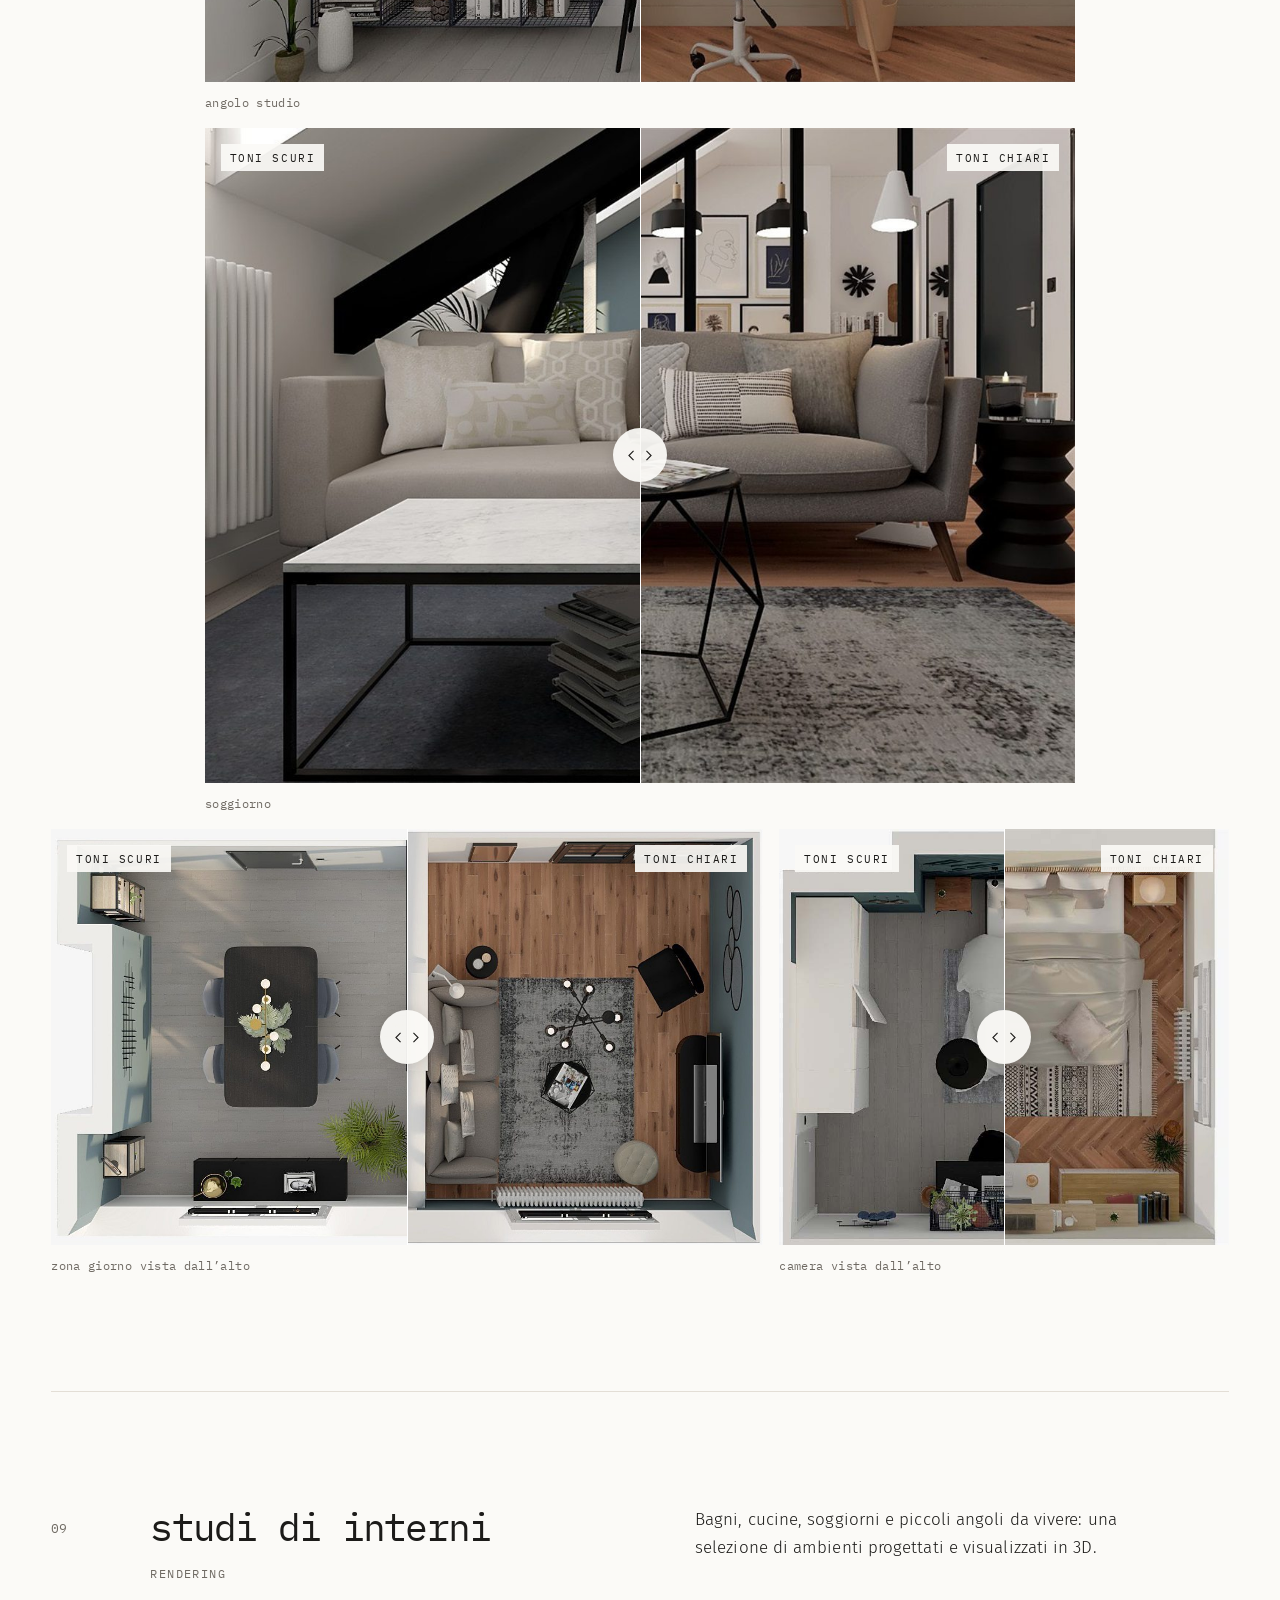
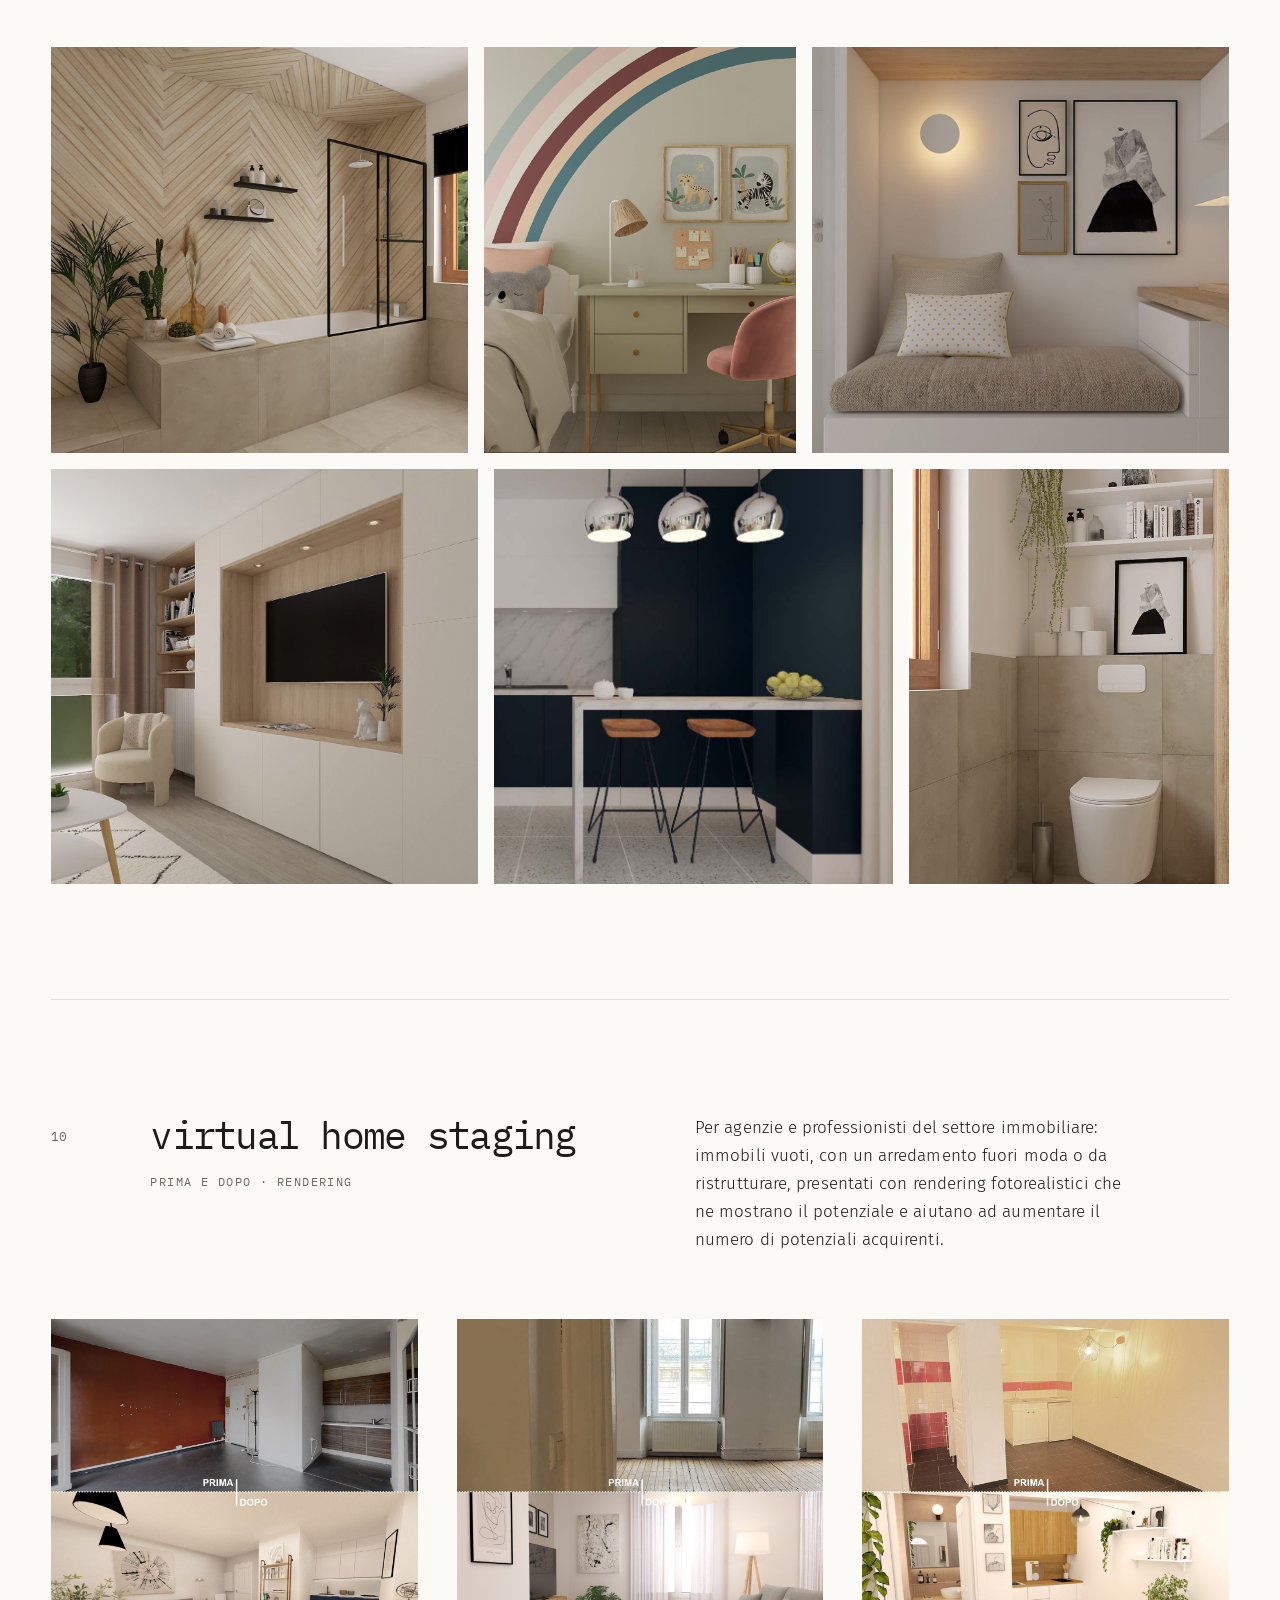
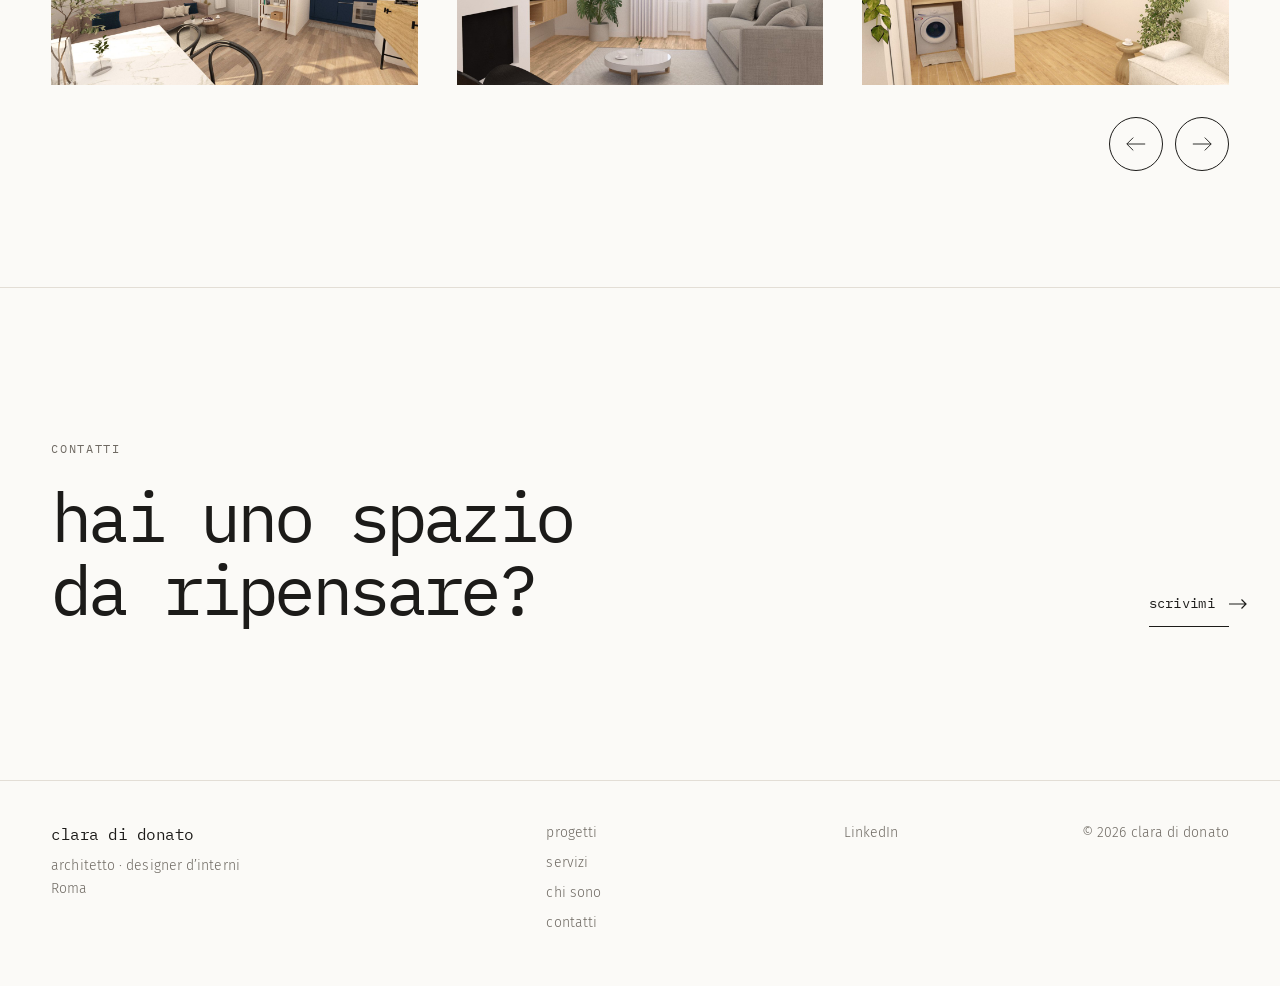
<file: progetti/index.html>
<!DOCTYPE html>
<html lang="it">
<head>
  <meta charset="utf-8">
  <meta name="viewport" content="width=device-width, initial-scale=1">
  <title>progetti — clara di donato</title>
  <meta name="description" content="Progetti di Clara Di Donato: ristrutturazioni, arredi su misura, visualizzazioni 3D e virtual home staging.">
  <link rel="canonical" href="https://www.claradidonato.com/progetti/">
  <meta property="og:type" content="website">
  <meta property="og:title" content="progetti — clara di donato">
  <meta property="og:url" content="https://www.claradidonato.com/progetti/">
  <meta property="og:image" content="https://www.claradidonato.com/assets/img/progetti/parete-luci.jpg">
  <link rel="icon" type="image/png" href="../assets/img/casetta.png">
  <link rel="preload" href="../assets/fonts/ibm-plex-mono-latin-400-normal.woff2" as="font" type="font/woff2" crossorigin>
  <link rel="stylesheet" href="../assets/css/style.css?v=6">
</head>
<body>
  <a class="skip-link" href="#main">Vai al contenuto</a>

  <!-- HEADER (same on every page) -->
  <header class="site-header">
    <a class="site-title" href="../">clara di donato</a>
    <button class="menu-toggle" aria-label="Menu" aria-expanded="false" aria-controls="nav"><span></span><span></span></button>
    <nav class="site-nav" id="nav" aria-label="Menu principale">
      <ul>
        <li><a href="../progetti/" aria-current="page">progetti</a></li>
        <li><a href="../servizi/">servizi</a></li>
        <li><a href="../chisono/">chi sono</a></li>
        <li><a href="../contatti/">contatti</a></li>
      </ul>
    </nav>
  </header>

  <main id="main">

    <section class="section page-head">
      <div class="grid">
        <div class="page-head-text">
          <p class="label">progetti</p>
          <h1 class="display">progetti scelti.</h1>
          <p class="lead">Ristrutturazioni, arredi su misura, visualizzazioni 3D e home staging: per ogni lavoro, dallo stato di fatto all’idea, fino alla realizzazione.</p>
        </div>
        <ol class="project-index">
          <li><a href="#parete"><span>01</span> Casa E. <i>parete attrezzata</i></a></li>
          <li><a href="#scala"><span>02</span> Casa R. <i>scala e parapetto su disegno</i></a></li>
          <li><a href="#rurale"><span>03</span> Casa G. <i>casa rurale in Sardegna</i></a></li>
          <li><a href="#appartamento"><span>04</span> Casa L. <i>ristrutturazione</i></a></li>
          <li><a href="#stili"><span>05</span> Casa S. <i>tre stili e una pianta</i></a></li>
          <li><a href="#duplex"><span>06</span> Casa T. <i>visualizzazioni 3D di un duplex</i></a></li>
          <li><a href="#cucina"><span>07</span> Casa B. <i>una cucina, due opzioni</i></a></li>
          <li><a href="#mansarda"><span>08</span> Casa P. <i>mansarda in due toni</i></a></li>
          <li><a href="#interni"><span>09</span> studi di interni</a></li>
          <li><a href="#staging"><span>10</span> virtual home staging</a></li>
        </ol>
      </div>
    </section>

    <!-- To add a project: copy one <article class="project"> block, give it a new id and number,
         and put its pictures in assets/img/progetti/ -->

    <!-- 01 -->
    <article class="section project" id="parete">
      <header class="grid project-head">
        <p class="project-num">01</p>
        <div class="project-title">
          <h2 class="title">Casa E.</h2>
          <p class="project-tags">parete attrezzata · stato di fatto · fotomontaggio</p>
        </div>
        <p class="project-text">Una parete da recuperare diventa il cuore della stanza: un sistema di nicchie e mensole su disegno, con luci integrate. Il fotomontaggio sulla foto dello stato di fatto permette di vedere il risultato prima di cominciare i lavori.</p>
      </header>
      <div class="grid media">
        <figure class="compare-wrap">
          <div class="compare" style="--ratio: 1159 / 812">
            <img src="../assets/img/progetti/parete-stato-di-fatto.jpg?v=2" alt="Stato di fatto: parete in muratura da recuperare sotto un soffitto in legno" width="1400" height="981" loading="lazy">
            <img class="after" src="../assets/img/progetti/parete-fotomontaggio.jpg?v=2" alt="Fotomontaggio di progetto: la stessa parete con nicchie e mensole" width="1159" height="812" loading="lazy">
            <span class="compare-line" aria-hidden="true"></span>
            <span class="compare-tag compare-tag--before" aria-hidden="true">prima</span>
            <span class="compare-tag compare-tag--after" aria-hidden="true">progetto</span>
            <input type="range" min="0" max="100" value="50" aria-label="Confronta stato di fatto e progetto">
          </div>
          <figcaption>trascina per confrontare stato di fatto e progetto</figcaption>
        </figure>
        <figure class="side">
          <img src="../assets/img/progetti/parete-luci.jpg" alt="La parete di progetto con le nicchie illuminate" width="1195" height="896" loading="lazy">
          <figcaption>la stessa parete con le luci accese</figcaption>
        </figure>
      </div>
    </article>

    <!-- 02 -->
    <article class="section project" id="scala">
      <header class="grid project-head">
        <p class="project-num">02</p>
        <div class="project-title">
          <h2 class="title">Casa R.</h2>
          <p class="project-tags">scala e parapetto su disegno · progetto 3D · realizzato</p>
        </div>
        <p class="project-text">Al posto di una scala provvisoria, una nuova scala con armadi nel sottoscala e un parapetto a pannello traforato, con un motivo grafico disegnato su misura. Dal rendering di progetto al lavoro finito.</p>
      </header>
      <div class="row">
        <figure class="fit" style="--r: 1">
          <img src="../assets/img/progetti/scala-prima.jpg" alt="Stato di fatto: vano scala in cantiere con una scala provvisoria in legno" width="1024" height="768" loading="lazy">
          <figcaption>stato di fatto</figcaption>
        </figure>
        <figure class="fit" style="--r: 1">
          <img src="../assets/img/progetti/scala-progetto.jpg" alt="Rendering di progetto della scala con parapetto traforato e armadi nel sottoscala" width="788" height="788" loading="lazy">
          <figcaption>progetto 3D</figcaption>
        </figure>
        <figure class="fit" style="--r: 1">
          <img src="../assets/img/progetti/scala-realizzata.jpg" alt="La scala realizzata con il parapetto traforato" width="1200" height="1600" loading="lazy">
          <figcaption>realizzato</figcaption>
        </figure>
      </div>
      <div class="row row--narrow">
        <figure>
          <img src="../assets/img/progetti/scala-dettaglio.jpg" alt="Dettaglio del pannello traforato con motivo grafico" width="1200" height="1600" loading="lazy">
          <figcaption>il motivo del parapetto</figcaption>
        </figure>
        <figure>
          <img src="../assets/img/progetti/scala-realizzata-2.jpg" alt="La scala finita, con gli armadi nel sottoscala" width="1200" height="1600" loading="lazy">
          <figcaption>la scala finita</figcaption>
        </figure>
      </div>
    </article>

    <!-- 03: three moments of the same space (pictures keep their own shape, same height) -->
    <article class="section project" id="rurale">
      <header class="grid project-head">
        <p class="project-num">03</p>
        <div class="project-title">
          <h2 class="title">Casa G.</h2>
          <p class="project-tags">casa rurale in Sardegna · scala · fotomontaggio · cantiere</p>
        </div>
        <p class="project-text">In una casa rurale in Sardegna, l’arco in pietra e la vecchia trave in legno restano a vista e fanno da cornice alla nuova scala in muratura. Il fotomontaggio di progetto mostra il risultato prima dei lavori; le foto di cantiere, la scala che prende forma.</p>
      </header>
      <div class="row">
        <figure style="flex-grow: 0.75">
          <img src="../assets/img/progetti/rurale-prima.jpg" alt="Stato di fatto: arco in pietra sotto una trave in legno, a inizio cantiere" width="1200" height="1600" loading="lazy">
          <figcaption>stato di fatto</figcaption>
        </figure>
        <figure style="flex-grow: 0.829">
          <img src="../assets/img/progetti/rurale-fotomontaggio.jpg" alt="Fotomontaggio di progetto: l’arco in pietra a vista e, oltre, una scala bianca con gradini in cotto" width="928" height="1120" loading="lazy">
          <figcaption>fotomontaggio di progetto</figcaption>
        </figure>
        <figure style="flex-grow: 1.333">
          <img src="../assets/img/progetti/rurale-cantiere.jpg" alt="Cantiere in corso: la nuova scala in laterizio prende forma oltre l’arco" width="1600" height="1200" loading="lazy">
          <figcaption>cantiere in corso</figcaption>
        </figure>
      </div>
    </article>

    <!-- 04 -->
    <article class="section project" id="appartamento">
      <header class="grid project-head">
        <p class="project-num">04</p>
        <div class="project-title">
          <h2 class="title">Casa L.</h2>
          <p class="project-tags">ristrutturazione · progettazione · prima e dopo</p>
        </div>
        <p class="project-text">Superfici scure e finiture datate lasciano il posto a pareti chiare, legno e arredi essenziali: tre ambienti dello stesso appartamento, prima e dopo l’intervento.</p>
      </header>
      <div class="row row--narrow">
        <figure class="fit" style="--r: 4 / 3"><img src="../assets/img/progetti/appartamento-soggiorno-prima.jpg" alt="Soggiorno prima dell’intervento, con armadi scuri" width="2000" height="1125" loading="lazy"><span class="tag">soggiorno · prima</span></figure>
        <figure class="fit" style="--r: 4 / 3"><img src="../assets/img/progetti/appartamento-soggiorno-dopo.jpg" alt="Soggiorno dopo l’intervento, luminoso e arredato" width="1600" height="1200" loading="lazy"><span class="tag">dopo</span></figure>
      </div>
      <div class="row row--narrow">
        <figure class="fit" style="--r: 4 / 3"><img src="../assets/img/progetti/appartamento-camera-prima.jpg" alt="Camera prima dell’intervento" width="718" height="619" loading="lazy"><span class="tag">camera · prima</span></figure>
        <figure class="fit" style="--r: 4 / 3"><img src="../assets/img/progetti/appartamento-camera-dopo.jpg" alt="Camera dopo l’intervento, con letto in legno e scrivania" width="2000" height="1333" loading="lazy"><span class="tag">dopo</span></figure>
      </div>
      <div class="row row--narrow">
        <figure class="fit" style="--r: 4 / 3"><img src="../assets/img/progetti/appartamento-bagno-prima.jpg" alt="Bagno prima dell’intervento, con piastrelle scure" width="2000" height="1125" loading="lazy"><span class="tag">bagno · prima</span></figure>
        <figure class="fit" style="--r: 4 / 3"><img src="../assets/img/progetti/appartamento-bagno-dopo.jpg" alt="Bagno dopo l’intervento, bianco con mobile in legno" width="2000" height="1333" loading="lazy"><span class="tag">dopo</span></figure>
      </div>
    </article>

    <!-- 05 -->
    <article class="section project" id="stili">
      <header class="grid project-head">
        <p class="project-num">05</p>
        <div class="project-title">
          <h2 class="title">Casa S.</h2>
          <p class="project-tags">solo arredo · tre stili · pianta · lista d’acquisto</p>
        </div>
        <p class="project-text">Un appartamento di 91 mq al piano terra, con un grande terrazzo. Per la famiglia che lo abita, un book d’ispirazione con tre direzioni di stile, ognuna con la sua moodboard e la sua palette di colori, e una pianta di progetto con gli arredi e le note per ogni ambiente.</p>
      </header>
      <div class="styles">
        <div class="style">
          <div class="swatches" aria-hidden="true"><span style="--c:#efe8dc"></span><span style="--c:#d2c4b2"></span><span style="--c:#b57d58"></span><span style="--c:#813830"></span><span style="--c:#92967e"></span><span style="--c:#545c32"></span></div>
          <h3 class="style-name">bohémien</h3>
          <p>Un’atmosfera rilassata e accogliente: materiali naturali come il legno grezzo, il rattan e il lino, abbinati a tessuti morbidi e colorati. Gli specchi aggiungono luminosità e profondità, le librerie diventano elementi decorativi e funzionali.</p>
          <p class="mood"><b>atmosfera</b>accogliente, rilassata e ricca di personalità.</p>
        </div>
        <div class="style">
          <div class="swatches" aria-hidden="true"><span style="--c:#f4f3ee"></span><span style="--c:#d8d9d5"></span><span style="--c:#e1cbc0"></span><span style="--c:#ceb064"></span><span style="--c:#45777a"></span><span style="--c:#2e2e2e"></span></div>
          <h3 class="style-name">scandinavo moderno</h3>
          <p>Semplicità, funzionalità e luminosità, in armonia con la natura e con un approccio minimalista: linee pulite, legno chiaro, tessuti naturali, colori neutri o pastello con qualche punta di nero e un’illuminazione calda e diffusa.</p>
          <p class="mood"><b>atmosfera</b>luminosa, accogliente e rilassante.</p>
        </div>
        <div class="style">
          <div class="swatches" aria-hidden="true"><span style="--c:#345d59"></span><span style="--c:#d36b3f"></span><span style="--c:#f5d2da"></span><span style="--c:#f4d34d"></span><span style="--c:#533457"></span><span style="--c:#3361bc"></span></div>
          <h3 class="style-name">eclettico</h3>
          <p>Libertà creativa e combinazione audace di elementi diversi per epoca, colore e provenienza: materiali, trame e stili differenti si mescolano per creare ambienti originali e personali.</p>
          <p class="mood"><b>atmosfera</b>creativa, dinamica e fortemente personale.</p>
        </div>
      </div>
      <!-- The plan is a vector SVG made from the project PDF (tool: _strumenti/pianta-svg.py, outside the site folder) -->
      <figure class="plan">
        <div class="sheet"><img src="../assets/img/progetti/pianta-progetto.svg" alt="Pianta di progetto dell’appartamento con arredi e note per ogni ambiente" width="1021" height="550" loading="lazy"></div>
        <figcaption>pianta di progetto con arredi e note di dettaglio</figcaption>
      </figure>
      <!-- The brief: what the clients asked for (title) and how the project answers it (subtitle) -->
      <div class="grid brief">
        <div class="brief-head">
          <p class="label">il brief</p>
          <h3 class="brief-title">Le esigenze dei clienti</h3>
          <p>Da queste richieste nascono il book d’ispirazione, con tre stili tra cui scegliere, la pianta di progetto e una lista d’acquisto degli arredi selezionati: tutto quello che serve ai clienti per arredare la casa in autonomia.</p>
        </div>
        <ol class="brief-list">
          <li><span class="num">01</span><p class="ask">Solo arredamento, nessun intervento su cucina e bagno.</p><p class="answer">Cucina e bagno restano come sono: il progetto lavora su arredi e complementi.</p></li>
          <li><span class="num">02</span><p class="ask">Ridistribuire gli arredi, tenendo i mobili che ci sono già.</p><p class="answer">Credenza, tavolo e cassettiera restano, in una posizione nuova.</p></li>
          <li><span class="num">03</span><p class="ask">Riorganizzare e aumentare gli armadi.</p><p class="answer">Armadi su tutta la parete della camera padronale.</p></li>
          <li><span class="num">04</span><p class="ask">Una cameretta per il bambino, con arredi montessoriani per la sua autonomia.</p><p class="answer">Una tenda in legno e tessuto come rifugio per giocare, scrivania e sedia a sua misura, scaffali e contenitori alla sua altezza.</p></li>
          <li><span class="num">05</span><p class="ask">La sala relax diventa la camera padronale, senza perdere il relax.</p><p class="answer">Accanto al letto, una zona lettura e un angolo guardaroba/yoga.</p></li>
          <li><span class="num">06</span><p class="ask">Una postazione di lavoro in più, oltre al soggiorno e alla sala da pranzo.</p><p class="answer">Una scrivania nella camera padronale, separata dalla zona giorno.</p></li>
          <li><span class="num">07</span><p class="ask">Legno naturale, tessuti, specchi e librerie.</p><p class="answer">Librerie nel soggiorno e nel corridoio, un grande specchio a parete, mobili in legno.</p></li>
        </ol>
      </div>
    </article>

    <!-- 06 -->
    <article class="section project" id="duplex">
      <header class="grid project-head">
        <p class="project-num">06</p>
        <div class="project-title">
          <h2 class="title">Casa T.</h2>
          <p class="project-tags">duplex · stato di fatto · modellazione 3D · rendering</p>
        </div>
        <p class="project-text">Un duplex da rinnovare, con pavimenti in legno e travi a vista. Dalle foto dello stato di fatto ai rendering fotorealistici di ingresso, zona giorno, cucina e bagno: per vedere lo spazio finito prima dei lavori e scegliere con sicurezza materiali, colori e arredi.</p>
      </header>
      <!-- Before the works (phone photos, kept small), then the renders in the same order: living area, kitchen, bathroom -->
      <div class="row row--narrow row--prima">
        <figure style="flex-grow: 0.75"><img src="../assets/img/progetti/duplex-prima-soggiorno.jpg" alt="Stato di fatto: grande stanza vuota con due finestre e pavimento in legno" width="1200" height="1600" loading="lazy"><span class="tag">prima</span></figure>
        <figure style="flex-grow: 0.75"><img src="../assets/img/progetti/duplex-prima-zona-giorno.jpg" alt="Stato di fatto: zona giorno con trave a vista e parete blu petrolio" width="1200" height="1600" loading="lazy"><span class="tag">prima</span></figure>
        <figure style="flex-grow: 0.75"><img src="../assets/img/progetti/duplex-prima-cucina.jpg" alt="Stato di fatto: cucina bianca sotto la trave, con parete blu petrolio" width="1200" height="1600" loading="lazy"><span class="tag">prima</span></figure>
        <figure style="flex-grow: 1.333"><img src="../assets/img/progetti/duplex-prima-bagno.jpg" alt="Stato di fatto: bagno piastrellato con vasca e pedana in legno" width="1600" height="1200" loading="lazy"><span class="tag">prima</span></figure>
      </div>
      <div class="row">
        <figure style="flex-grow: 1.778"><img src="../assets/img/progetti/duplex-soggiorno.jpg" alt="Rendering del soggiorno con camino, divano grigio e lampada a sospensione" width="1200" height="675" loading="lazy"></figure>
        <figure style="flex-grow: 1"><img src="../assets/img/progetti/duplex-soggiorno-2.jpg" alt="Rendering della zona giorno con travi in legno" width="675" height="675" loading="lazy"></figure>
      </div>
      <div class="row">
        <figure style="flex-grow: 1.778"><img src="../assets/img/progetti/duplex-ingresso.jpg" alt="Rendering dell’ingresso con libreria e panca" width="1200" height="675" loading="lazy"></figure>
        <figure style="flex-grow: 1.778"><img src="../assets/img/progetti/duplex-cucina.jpg" alt="Rendering della cucina con tavolo in marmo" width="1200" height="675" loading="lazy"></figure>
        <figure style="flex-grow: 1"><img src="../assets/img/progetti/duplex-bagno.jpg" alt="Rendering del bagno con vasca freestanding su pedana in legno" width="675" height="675" loading="lazy"></figure>
      </div>
    </article>

    <!-- 07 -->
    <article class="section project" id="cucina">
      <header class="grid project-head">
        <p class="project-num">07</p>
        <div class="project-title">
          <h2 class="title">Casa B.</h2>
          <p class="project-tags">cucina · due opzioni · rendering</p>
        </div>
        <p class="project-text">Due soluzioni per la stessa cucina, messe a confronto con il rendering: un modo semplice per scegliere la disposizione giusta prima di ordinare i mobili.</p>
      </header>
      <div class="row row--narrow">
        <figure><img src="../assets/img/progetti/cucina-opzione-1.jpg" alt="Rendering della cucina, opzione 1, con penisola e sgabelli" width="1200" height="1200" loading="lazy"><figcaption>opzione 1</figcaption></figure>
        <figure><img src="../assets/img/progetti/cucina-opzione-2.jpg" alt="Rendering della cucina, opzione 2" width="1200" height="1200" loading="lazy"><figcaption>opzione 2</figcaption></figure>
      </div>
    </article>

    <!-- 08: each slider shows the same view in the two styles (left: dark tones, right: light tones) -->
    <article class="section project" id="mansarda">
      <header class="grid project-head">
        <p class="project-num">08</p>
        <div class="project-title">
          <h2 class="title">Casa P.</h2>
          <p class="project-tags">mansarda · scandinavo in due toni · rendering</p>
        </div>
        <p class="project-text">Una mansarda arredata in stile scandinavo, in due versioni a confronto: toni scuri, con pareti blu petrolio, grigio e nero, oppure toni chiari, con legno, bianco e colori naturali. Trascina sulle immagini per passare da una versione all’altra, anche nelle viste dall’alto.</p>
      </header>
      <div class="row">
        <figure class="compare-wrap" style="flex-grow: 0.771">
          <div class="compare" style="--ratio: 957 / 1242">
            <img src="../assets/img/progetti/mansarda-pranzo-blu.jpg" alt="Zona pranzo in mansarda, toni scuri: tavolo nero" width="957" height="1242" loading="lazy">
            <img class="after" src="../assets/img/progetti/mansarda-pranzo.jpg" alt="La stessa zona pranzo, toni chiari: tavolo in legno chiaro" width="1367" height="1776" loading="lazy">
            <span class="compare-line" aria-hidden="true"></span>
            <span class="compare-tag compare-tag--before" aria-hidden="true">toni scuri</span>
            <span class="compare-tag compare-tag--after" aria-hidden="true">toni chiari</span>
            <input type="range" min="0" max="100" value="50" aria-label="Confronta le due versioni della zona pranzo">
          </div>
          <figcaption>zona pranzo</figcaption>
        </figure>
        <figure class="compare-wrap" style="flex-grow: 1.031">
          <div class="compare" style="--ratio: 1007 / 977">
            <img src="../assets/img/progetti/mansarda-camera-blu.jpg" alt="Camera da letto in mansarda, toni scuri: parete a pannelli" width="1007" height="977" loading="lazy">
            <img class="after" src="../assets/img/progetti/render-camera-mansarda.jpg" alt="La stessa camera, toni chiari: testiera in listelli" width="1005" height="977" loading="lazy">
            <span class="compare-line" aria-hidden="true"></span>
            <span class="compare-tag compare-tag--before" aria-hidden="true">toni scuri</span>
            <span class="compare-tag compare-tag--after" aria-hidden="true">toni chiari</span>
            <input type="range" min="0" max="100" value="50" aria-label="Confronta le due versioni della camera">
          </div>
          <figcaption>camera</figcaption>
        </figure>
        <figure class="compare-wrap" style="flex-grow: 0.752">
          <div class="compare" style="--ratio: 666 / 886">
            <img src="../assets/img/progetti/mansarda-comodino-blu.jpg" alt="Comodino davanti alla parete scura" width="666" height="886" loading="lazy">
            <img class="after" src="../assets/img/progetti/render-camera.jpg" alt="Lo stesso angolo con testiera in listelli di legno" width="715" height="951" loading="lazy">
            <span class="compare-line" aria-hidden="true"></span>
            <span class="compare-tag compare-tag--before" aria-hidden="true">toni scuri</span>
            <span class="compare-tag compare-tag--after" aria-hidden="true">toni chiari</span>
            <input type="range" min="0" max="100" value="50" aria-label="Confronta le due versioni del comodino">
          </div>
          <figcaption>dettaglio</figcaption>
        </figure>
      </div>
      <div class="row row--narrow">
        <figure class="compare-wrap">
          <div class="compare" style="--ratio: 1155 / 618">
            <img src="../assets/img/progetti/mansarda-studio-blu.jpg" alt="Angolo studio sotto il tetto con scaffali in rete metallica nera" width="1155" height="618" loading="lazy">
            <img class="after" src="../assets/img/progetti/mansarda-studio-legno.jpg" alt="Lo stesso angolo studio con mensole in legno e cassettiera bianca" width="1155" height="618" loading="lazy">
            <span class="compare-line" aria-hidden="true"></span>
            <span class="compare-tag compare-tag--before" aria-hidden="true">toni scuri</span>
            <span class="compare-tag compare-tag--after" aria-hidden="true">toni chiari</span>
            <input type="range" min="0" max="100" value="50" aria-label="Confronta le due versioni dell’angolo studio">
          </div>
          <figcaption>angolo studio</figcaption>
        </figure>
      </div>
      <div class="row row--narrow">
        <figure class="compare-wrap">
          <div class="compare" style="--ratio: 1185 / 892">
            <img src="../assets/img/progetti/mansarda-soggiorno-scuro.jpg" alt="Soggiorno in mansarda, toni scuri: divano beige e tavolino in marmo" width="1185" height="892" loading="lazy">
            <img class="after" src="../assets/img/progetti/mansarda-soggiorno-chiaro.jpg" alt="Lo stesso soggiorno, toni chiari: divano grigio e tavolino in metallo" width="1185" height="892" loading="lazy">
            <span class="compare-line" aria-hidden="true"></span>
            <span class="compare-tag compare-tag--before" aria-hidden="true">toni scuri</span>
            <span class="compare-tag compare-tag--after" aria-hidden="true">toni chiari</span>
            <input type="range" min="0" max="100" value="50" aria-label="Confronta le due versioni del soggiorno">
          </div>
          <figcaption>soggiorno</figcaption>
        </figure>
      </div>
      <div class="row">
        <figure class="compare-wrap" style="flex-grow: 1.710">
          <div class="compare" style="--ratio: 1322 / 773">
            <img src="../assets/img/progetti/mansarda-pianta-giorno-blu.jpg" alt="Vista dall’alto della zona giorno, toni scuri" width="1322" height="773" loading="lazy">
            <img class="after" src="../assets/img/progetti/mansarda-pianta-giorno-legno.jpg" alt="Vista dall’alto della zona giorno, toni chiari" width="1322" height="773" loading="lazy">
            <span class="compare-line" aria-hidden="true"></span>
            <span class="compare-tag compare-tag--before" aria-hidden="true">toni scuri</span>
            <span class="compare-tag compare-tag--after" aria-hidden="true">toni chiari</span>
            <input type="range" min="0" max="100" value="50" aria-label="Confronta le due versioni nella vista dall’alto della zona giorno">
          </div>
          <figcaption>zona giorno vista dall’alto</figcaption>
        </figure>
        <figure class="compare-wrap" style="flex-grow: 1.079">
          <div class="compare" style="--ratio: 722 / 669">
            <img src="../assets/img/progetti/mansarda-pianta-camera-blu.jpg" alt="Vista dall’alto della camera, toni scuri" width="722" height="669" loading="lazy">
            <img class="after" src="../assets/img/progetti/mansarda-pianta-camera-legno.jpg" alt="Vista dall’alto della camera, toni chiari" width="722" height="669" loading="lazy">
            <span class="compare-line" aria-hidden="true"></span>
            <span class="compare-tag compare-tag--before" aria-hidden="true">toni scuri</span>
            <span class="compare-tag compare-tag--after" aria-hidden="true">toni chiari</span>
            <input type="range" min="0" max="100" value="50" aria-label="Confronta le due versioni nella vista dall’alto della camera">
          </div>
          <figcaption>camera vista dall’alto</figcaption>
        </figure>
      </div>
    </article>

    <!-- 09 -->
    <article class="section project" id="interni">
      <header class="grid project-head">
        <p class="project-num">09</p>
        <div class="project-title">
          <h2 class="title">studi di interni</h2>
          <p class="project-tags">rendering</p>
        </div>
        <p class="project-text">Bagni, cucine, soggiorni e piccoli angoli da vivere: una selezione di ambienti progettati e visualizzati in 3D.</p>
      </header>
      <div class="row">
        <figure style="flex-grow: 1.027"><img src="../assets/img/progetti/render-bagno.jpg" alt="Rendering di un bagno con rivestimento in legno a spina di pesce" width="1200" height="1168" loading="lazy"></figure>
        <figure style="flex-grow: 0.769"><img src="../assets/img/progetti/render-cameretta.jpg" alt="Rendering di una cameretta con arcobaleno dipinto a parete" width="960" height="1248" loading="lazy"></figure>
        <figure style="flex-grow: 1.027"><img src="../assets/img/progetti/render-nicchia.jpg" alt="Rendering di una nicchia con seduta imbottita" width="1200" height="1168" loading="lazy"></figure>
      </div>
      <div class="row">
        <figure style="flex-grow: 1.030"><img src="../assets/img/progetti/render-soggiorno-tv.jpg" alt="Rendering di un soggiorno con parete attrezzata bianca e nicchia in legno per la TV" width="1134" height="1101" loading="lazy"></figure>
        <figure style="flex-grow: 0.962"><img src="../assets/img/progetti/render-cucina-blu.jpg" alt="Rendering di una cucina blu notte con penisola e sgabelli in legno" width="815" height="847" loading="lazy"></figure>
        <figure style="flex-grow: 0.771"><img src="../assets/img/progetti/render-bagno-2.jpg" alt="Rendering di un bagno con sanitari sospesi e mensole" width="605" height="785" loading="lazy"></figure>
      </div>
    </article>

    <!-- 10 -->
    <article class="section project" id="staging">
      <header class="grid project-head">
        <p class="project-num">10</p>
        <div class="project-title">
          <h2 class="title">virtual home staging</h2>
          <p class="project-tags">prima e dopo · rendering</p>
        </div>
        <p class="project-text">Per agenzie e professionisti del settore immobiliare: immobili vuoti, con un arredamento fuori moda o da ristrutturare, presentati con rendering fotorealistici che ne mostrano il potenziale e aiutano ad aumentare il numero di potenziali acquirenti.</p>
      </header>
      <div class="carousel">
        <ul class="carousel-track">
          <li><img src="../assets/img/prima-e-dopo-1.jpg" alt="Virtual home staging 1: soggiorno con angolo cottura, prima e dopo" width="1280" height="1280" loading="lazy"></li>
          <li><img src="../assets/img/prima-e-dopo-3.jpg" alt="Virtual home staging 2: prima e dopo" width="1280" height="1280" loading="lazy"></li>
          <li><img src="../assets/img/prima-e-dopo-2.jpg" alt="Virtual home staging 3: prima e dopo" width="1280" height="1280" loading="lazy"></li>
          <li><img src="../assets/img/prima-e-dopo-4.jpg" alt="Virtual home staging 4: prima e dopo" width="1280" height="1280" loading="lazy"></li>
          <li><img src="../assets/img/prima-e-dopo-5.jpg" alt="Virtual home staging 5: prima e dopo" width="1280" height="1280" loading="lazy"></li>
        </ul>
        <div class="carousel-arrows">
          <button type="button" data-dir="prev" aria-label="Precedente"><svg viewBox="0 0 24 24" fill="none" stroke="currentColor" stroke-width="1"><path d="M22 12H2M9 5l-7 7 7 7"/></svg></button>
          <button type="button" data-dir="next" aria-label="Successivo"><svg viewBox="0 0 24 24" fill="none" stroke="currentColor" stroke-width="1"><path d="M2 12h20M15 5l7 7-7 7"/></svg></button>
        </div>
      </div>
    </article>

  </main>

  <!-- FOOTER (same on every page) -->
  <footer class="site-footer">
    <div class="grid footer-cta">
      <div class="footer-cta-text">
        <p class="label">contatti</p>
        <p class="display">hai uno spazio<br>da ripensare?</p>
      </div>
      <a class="btn" href="../contatti/">scrivimi</a>
    </div>
    <div class="grid footer-bar">
      <div class="fb-id">
        <p class="fb-name">clara di donato</p>
        <p>architetto · designer d’interni<br>Roma</p>
      </div>
      <nav class="fb-nav" aria-label="Menu a piè di pagina">
        <a href="../progetti/">progetti</a>
        <a href="../servizi/">servizi</a>
        <a href="../chisono/">chi sono</a>
        <a href="../contatti/">contatti</a>
      </nav>
      <p class="fb-social"><a href="https://www.linkedin.com/in/claradidonato/" target="_blank" rel="noopener">LinkedIn</a></p>
      <p class="fb-copy">© 2026 clara di donato</p>
    </div>
  </footer>

  <script src="../assets/js/main.js?v=6"></script>
</body>
</html>
</file>
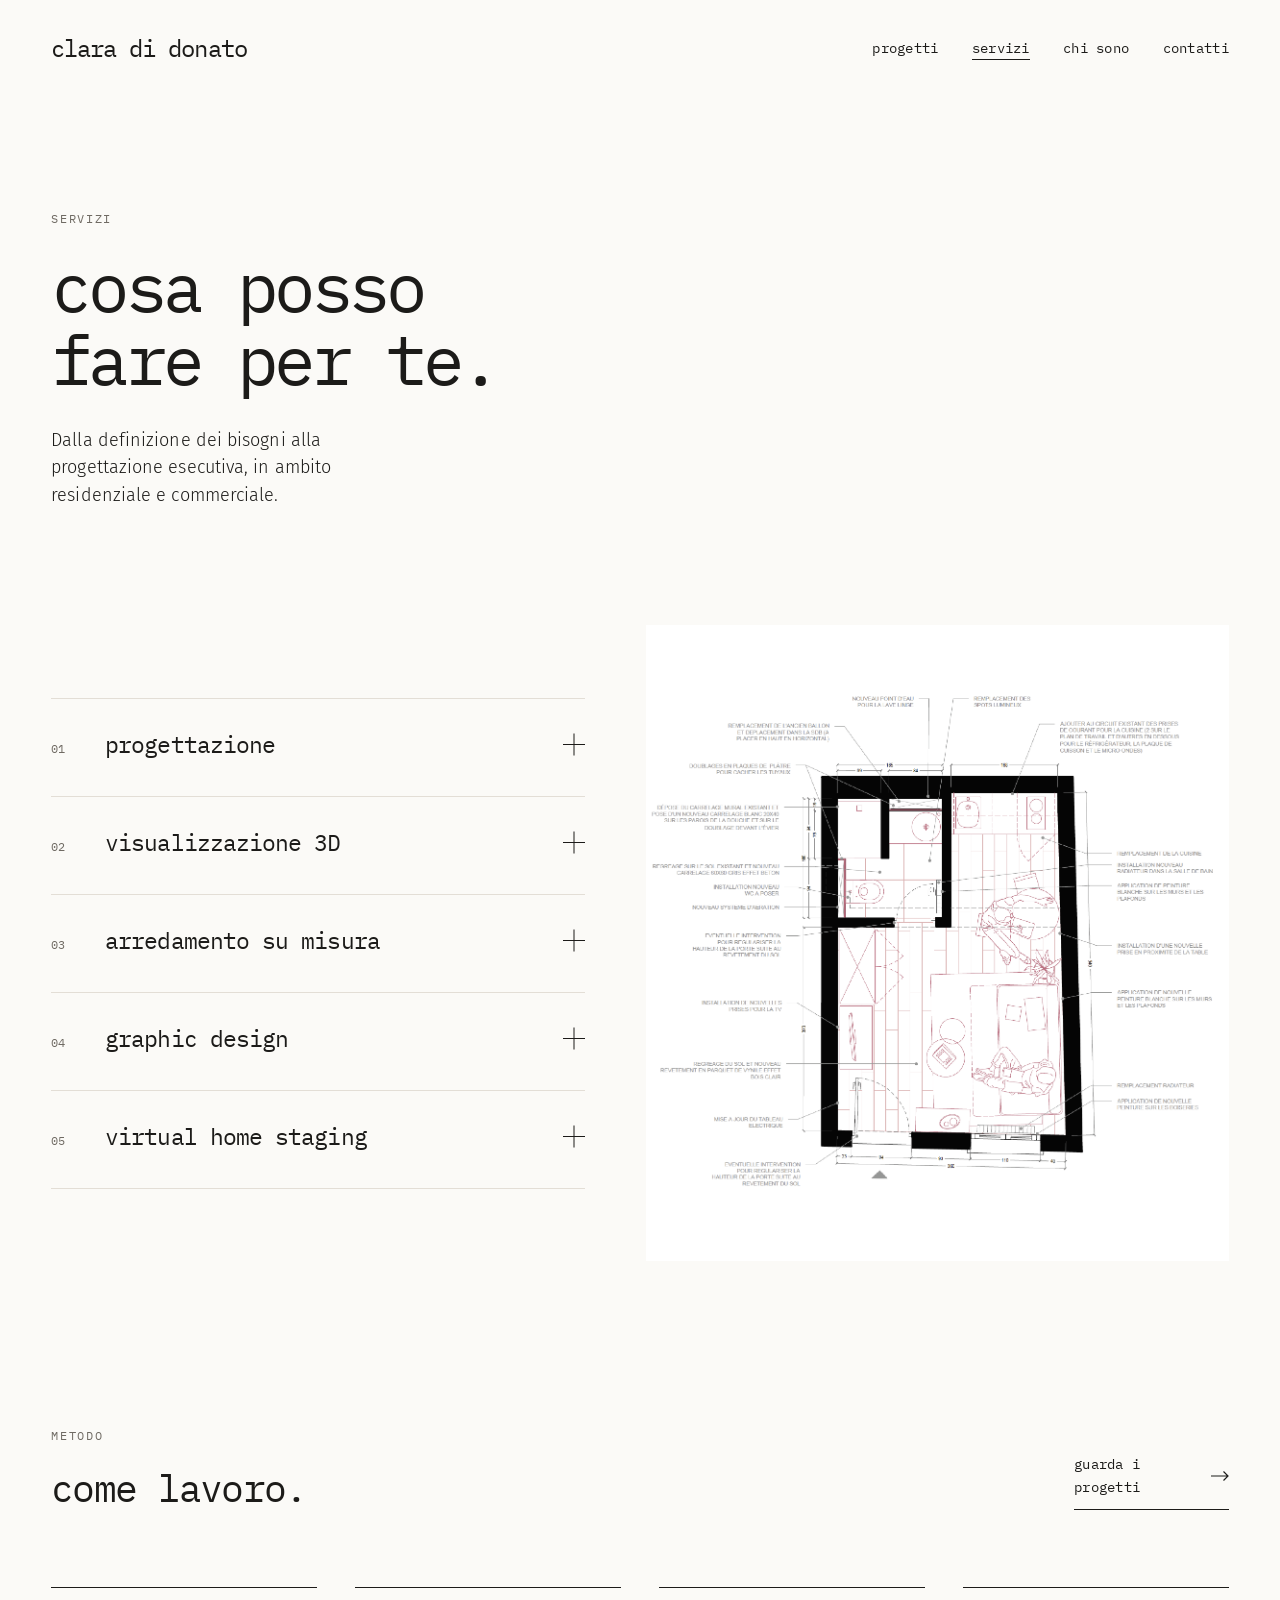
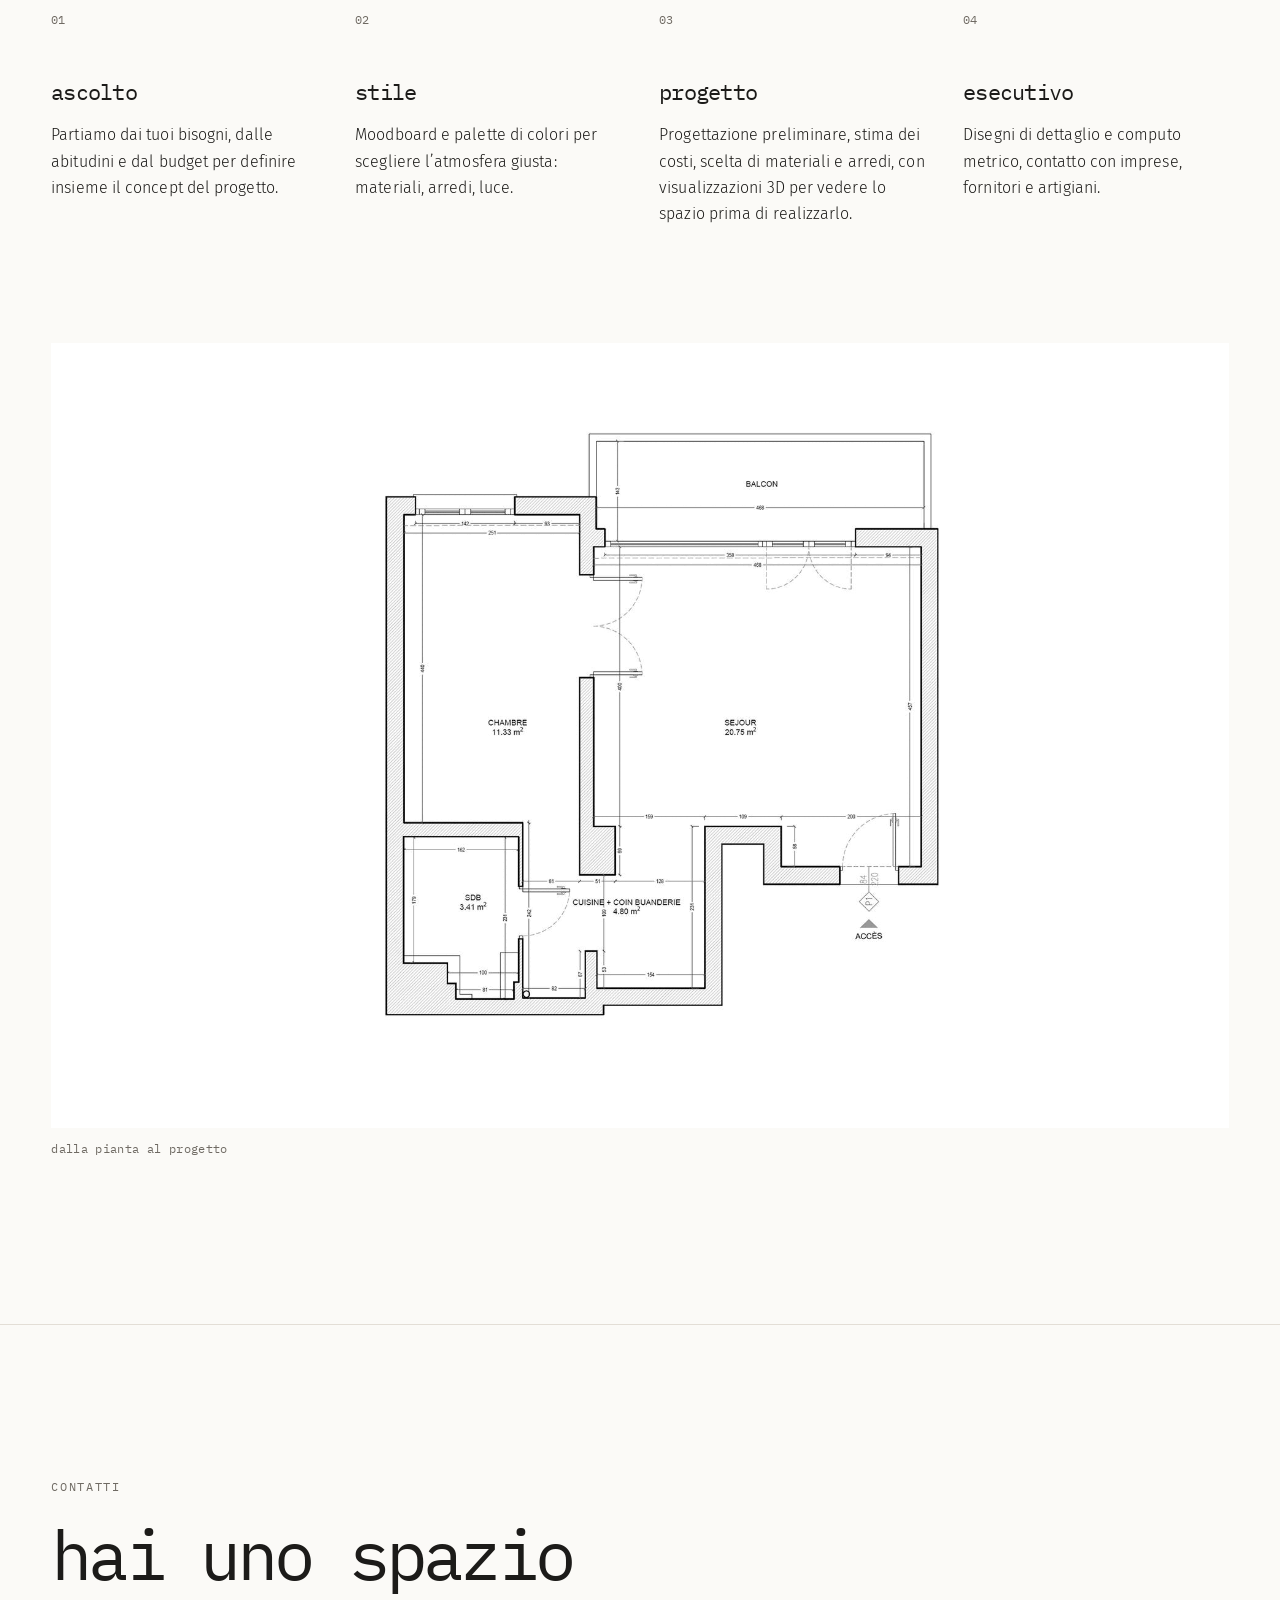
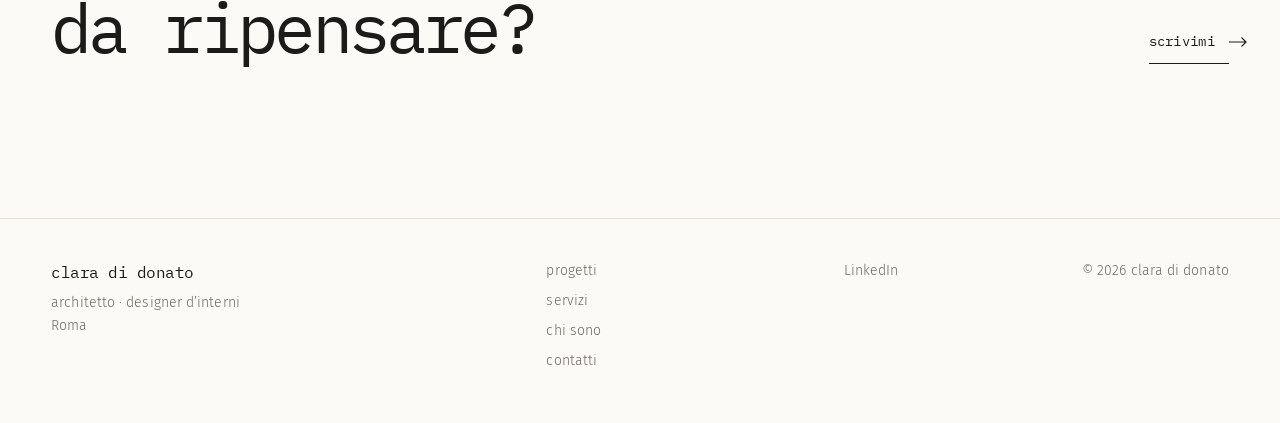
<file: servizi/index.html>
<!DOCTYPE html>
<html lang="it">
<head>
  <meta charset="utf-8">
  <meta name="viewport" content="width=device-width, initial-scale=1">
  <title>servizi — clara di donato</title>
  <meta name="description" content="Servizi: progettazione di interni, visualizzazione 3D, arredamento su misura, graphic design e virtual home staging.">
  <link rel="canonical" href="https://www.claradidonato.com/servizi/">
  <meta property="og:type" content="website">
  <meta property="og:title" content="servizi — clara di donato">
  <meta property="og:url" content="https://www.claradidonato.com/servizi/">
  <meta property="og:image" content="https://www.claradidonato.com/assets/img/progettazione-completa.png">
  <link rel="icon" type="image/png" href="../assets/img/casetta.png">
  <link rel="preload" href="../assets/fonts/ibm-plex-mono-latin-400-normal.woff2" as="font" type="font/woff2" crossorigin>
  <link rel="stylesheet" href="../assets/css/style.css?v=6">
</head>
<body>
  <a class="skip-link" href="#main">Vai al contenuto</a>

  <!-- HEADER (same on every page) -->
  <header class="site-header">
    <a class="site-title" href="../">clara di donato</a>
    <button class="menu-toggle" aria-label="Menu" aria-expanded="false" aria-controls="nav"><span></span><span></span></button>
    <nav class="site-nav" id="nav" aria-label="Menu principale">
      <ul>
        <li><a href="../progetti/">progetti</a></li>
        <li><a href="../servizi/" aria-current="page">servizi</a></li>
        <li><a href="../chisono/">chi sono</a></li>
        <li><a href="../contatti/">contatti</a></li>
      </ul>
    </nav>
  </header>

  <main id="main">

    <section class="section page-head">
      <div class="grid">
        <div class="page-head-text">
          <p class="label">servizi</p>
          <h1 class="display">cosa posso<br>fare per te.</h1>
          <p class="lead">Dalla definizione dei bisogni alla progettazione esecutiva, in ambito residenziale e commerciale.</p>
        </div>
      </div>
    </section>

    <section class="section services">
      <div class="grid">

        <!-- Services: click a title to open it (the photo grows with the list). To add one, copy a <details> block -->
        <div class="list accordion">
          <details>
            <summary><span class="num">01</span><h2 class="mono-heading">progettazione</h2><span class="icon" aria-hidden="true"></span></summary>
            <p>Definizione dei bisogni e del concept, progettazione preliminare, stima dei costi, scelta dei materiali e degli elementi d’arredo, progettazione esecutiva con disegni di dettaglio e computo metrico, contatto con imprese e fornitori.</p>
          </details>
          <details>
            <summary><span class="num">02</span><h2 class="mono-heading">visualizzazione 3D</h2><span class="icon" aria-hidden="true"></span></summary>
            <p>Modellazione 3D e/o fotomontaggio con resa fotorealistica, utile alla visualizzazione del progetto o alla vendita di immobili con potenziale inespresso (vuoti, con superfici degradate o con arredo obsoleto).</p>
          </details>
          <details>
            <summary><span class="num">03</span><h2 class="mono-heading">arredamento su misura</h2><span class="icon" aria-hidden="true"></span></summary>
            <p>Progettazione di dettaglio per la creazione di elementi d’arredo su misura (da uno sgabello a una cucina completamente accessoriata), contatto con fornitori e artigiani.</p>
          </details>
          <details>
            <summary><span class="num">04</span><h2 class="mono-heading">graphic design</h2><span class="icon" aria-hidden="true"></span></summary>
            <p>Creazione di pattern, disegni ed elementi decorativi per elementi d’arredo, ringhiere, vetrate, pannelli, tessuti, ecc.</p>
          </details>
          <details>
            <summary><span class="num">05</span><h2 class="mono-heading">virtual home staging</h2><span class="icon" aria-hidden="true"></span></summary>
            <p>Per professionisti del settore immobiliare: rendering fotorealistici di immobili vuoti, con un arredamento fuori moda o da ristrutturare, per presentarli al meglio e aumentare il numero di potenziali acquirenti.</p>
          </details>
        </div>

        <img class="image" src="../assets/img/progettazione-completa.png" alt="Pianta di progetto con note di dettaglio" width="1533" height="1323">
      </div>
    </section>

    <section class="section process">
      <div class="grid section-head">
        <div class="head-text">
          <p class="label">metodo</p>
          <h2 class="title">come lavoro.</h2>
        </div>
        <a class="btn" href="../progetti/">guarda i progetti</a>
      </div>
      <ol class="steps">
        <li>
          <span class="num">01</span>
          <h3>ascolto</h3>
          <p>Partiamo dai tuoi bisogni, dalle abitudini e dal budget per definire insieme il concept del progetto.</p>
        </li>
        <li>
          <span class="num">02</span>
          <h3>stile</h3>
          <p>Moodboard e palette di colori per scegliere l’atmosfera giusta: materiali, arredi, luce.</p>
        </li>
        <li>
          <span class="num">03</span>
          <h3>progetto</h3>
          <p>Progettazione preliminare, stima dei costi, scelta di materiali e arredi, con visualizzazioni 3D per vedere lo spazio prima di realizzarlo.</p>
        </li>
        <li>
          <span class="num">04</span>
          <h3>esecutivo</h3>
          <p>Disegni di dettaglio e computo metrico, contatto con imprese, fornitori e artigiani.</p>
        </li>
      </ol>
      <figure class="process-plan">
        <img src="../assets/img/progetto-1.gif" alt="Pianta animata di un progetto d’interni" width="1920" height="1280" loading="lazy">
        <figcaption>dalla pianta al progetto</figcaption>
      </figure>
    </section>

  </main>

  <!-- FOOTER (same on every page) -->
  <footer class="site-footer">
    <div class="grid footer-cta">
      <div class="footer-cta-text">
        <p class="label">contatti</p>
        <p class="display">hai uno spazio<br>da ripensare?</p>
      </div>
      <a class="btn" href="../contatti/">scrivimi</a>
    </div>
    <div class="grid footer-bar">
      <div class="fb-id">
        <p class="fb-name">clara di donato</p>
        <p>architetto · designer d’interni<br>Roma</p>
      </div>
      <nav class="fb-nav" aria-label="Menu a piè di pagina">
        <a href="../progetti/">progetti</a>
        <a href="../servizi/">servizi</a>
        <a href="../chisono/">chi sono</a>
        <a href="../contatti/">contatti</a>
      </nav>
      <p class="fb-social"><a href="https://www.linkedin.com/in/claradidonato/" target="_blank" rel="noopener">LinkedIn</a></p>
      <p class="fb-copy">© 2026 clara di donato</p>
    </div>
  </footer>

  <script src="../assets/js/main.js?v=6"></script>
</body>
</html>
</file>
<file: assets/css/style.css>
/* ==========================================================================
   clara di donato — stylesheet
   Colours, fonts and spacing live in the variables right below:
   change them there and the whole site follows.
   ========================================================================== */

@font-face { font-family: "IBM Plex Mono"; src: url("../fonts/ibm-plex-mono-latin-400-normal.woff2") format("woff2"); font-weight: 400; font-style: normal; font-display: swap; }
@font-face { font-family: "IBM Plex Mono"; src: url("../fonts/ibm-plex-mono-latin-500-normal.woff2") format("woff2"); font-weight: 500; font-style: normal; font-display: swap; }
/* Fira Sans stands in for Adelle Sans (an Adobe font licensed through Squarespace) */
@font-face { font-family: "Fira Sans"; src: url("../fonts/fira-sans-latin-100-normal.woff2") format("woff2"); font-weight: 100; font-style: normal; font-display: swap; }
@font-face { font-family: "Fira Sans"; src: url("../fonts/fira-sans-latin-300-normal.woff2") format("woff2"); font-weight: 300; font-style: normal; font-display: swap; }
@font-face { font-family: "Fira Sans"; src: url("../fonts/fira-sans-latin-300-italic.woff2") format("woff2"); font-weight: 300; font-style: italic; font-display: swap; }
@font-face { font-family: "Fira Sans"; src: url("../fonts/fira-sans-latin-600-normal.woff2") format("woff2"); font-weight: 700; font-style: normal; font-display: swap; }
@font-face { font-family: "Fira Sans"; src: url("../fonts/fira-sans-latin-600-italic.woff2") format("woff2"); font-weight: 700; font-style: italic; font-display: swap; }

:root {
  --mono: "IBM Plex Mono", ui-monospace, Menlo, monospace;
  --sans: "Fira Sans", "Helvetica Neue", Arial, sans-serif;
  --ink: #1c1b19;            /* text */
  --muted: #6f6a63;          /* small labels, secondary text */
  --line: #e3ded6;           /* thin dividing lines */
  --paper: #fbfaf7;          /* page background (warm white) */
  --soft: #f3efe8;           /* background of highlighted sections */
  --margin: 4vw;             /* left/right page margin */
  --gap: 11px;               /* gap between grid columns */
  --header-h: 96px;          /* header height at the top of the page */
  --ease: cubic-bezier(.2, .7, .2, 1);
  --space: clamp(110px, 13vw, 210px);   /* space between big sections */
}

*, *::before, *::after { box-sizing: border-box; }

html { -webkit-text-size-adjust: 100%; scroll-padding-top: 84px; }
@media (prefers-reduced-motion: no-preference) { html { scroll-behavior: smooth; } }

body {
  margin: 0;
  background: var(--paper);
  color: var(--ink);
  font-family: var(--sans);
  font-weight: 300;
  font-size: 17px;
  line-height: 1.65;
  letter-spacing: 0.005em;
  -webkit-font-smoothing: antialiased;
}

img { display: block; max-width: 100%; height: auto; }
a { color: inherit; }
p { margin: 0 0 1em; }
p:last-child { margin-bottom: 0; }
strong, b { font-weight: 700; }
h1, h2, h3, h4 { margin: 0; font-weight: 400; }
figure { margin: 0; }
::selection { background: var(--ink); color: var(--paper); }

.skip-link { position: absolute; left: -9999px; top: 0; z-index: 100; background: var(--paper); padding: 8px 12px; }
.skip-link:focus { left: 8px; }
.visually-hidden { position: absolute !important; width: 1px; height: 1px; overflow: hidden; clip: rect(0 0 0 0); white-space: nowrap; }

/* ---------- Header (stays at the top; gets a background once you scroll) ---------- */

.site-header {
  position: fixed;
  inset: 0 0 auto 0;
  z-index: 20;
  display: flex;
  align-items: center;
  justify-content: space-between;
  height: var(--header-h);
  padding: 0 var(--margin);
  color: var(--ink);
  transition: height .4s var(--ease), background-color .4s, box-shadow .4s;
}
.is-scrolled .site-header { height: 68px; background: rgba(251, 250, 247, .95); box-shadow: 0 1px 0 var(--line); }

.site-title {
  font-family: var(--mono);
  font-size: clamp(20px, 1.9vw, 28px);
  letter-spacing: -0.04em;
  text-decoration: none;
  white-space: nowrap;
}

.site-nav ul { display: flex; gap: clamp(20px, 2.6vw, 44px); list-style: none; margin: 0; padding: 0; }
.site-nav a,
.fb-nav a, .fb-social a, .text-link {
  text-decoration: none;
  background: linear-gradient(currentColor, currentColor) 0 100% / 0 1px no-repeat;
  padding-bottom: 3px;
  transition: background-size .4s var(--ease);
}
.site-nav a { font-family: var(--mono); font-size: 14px; letter-spacing: 0.02em; }
.site-nav a:hover, .site-nav a[aria-current="page"],
.fb-nav a:hover, .fb-social a:hover, .text-link:hover { background-size: 100% 1px; }
.text-link { background-size: 100% 1px; }
.text-link:hover { background-size: 0 1px; }

.menu-toggle {
  display: none;
  width: 44px; height: 44px;
  margin-right: -10px;
  padding: 0;
  border: 0;
  background: none;
  color: inherit;
  cursor: pointer;
}
.menu-toggle span { display: block; width: 26px; height: 1px; margin: 7px auto; background: currentColor; transition: transform .25s; }
.menu-open .menu-toggle span:first-child { transform: translateY(4px) rotate(45deg); }
.menu-open .menu-toggle span:last-child { transform: translateY(-4px) rotate(-45deg); }

/* ---------- Building blocks ---------- */

.section { position: relative; }

/* 24-column grid */
.grid {
  display: grid;
  grid-template-columns: repeat(24, minmax(0, 1fr));
  column-gap: var(--gap);
  padding: 0 var(--margin);
}

/* Small capital label above headings, e.g. "02 — progetti" */
.label {
  margin: 0 0 22px;
  font-family: var(--mono);
  font-size: 12px;
  line-height: 1.4;
  letter-spacing: 0.14em;
  text-transform: uppercase;
  color: var(--muted);
}
.display {
  font-family: var(--mono);
  font-size: clamp(36px, 5.4vw, 82px);
  line-height: 1.06;
  letter-spacing: -0.055em;
}
.title {
  font-family: var(--mono);
  font-size: clamp(28px, 3vw, 44px);
  line-height: 1.14;
  letter-spacing: -0.045em;
}
.mono-heading {
  font-family: var(--mono);
  font-size: clamp(21px, 1.81vw, 28px);
  line-height: 1.3;
  letter-spacing: -0.04em;
}
.lead { font-size: clamp(18px, 1.4vw, 21px); line-height: 1.55; }

/* Text button with a thin line under it and an arrow that moves on hover */
.btn {
  display: inline-flex;
  align-items: center;
  gap: 14px;
  padding: 12px 0 10px;
  border: 0;
  border-bottom: 1px solid currentColor;
  border-radius: 0;
  background: none;
  color: inherit;
  font-family: var(--mono);
  font-size: 14px;
  letter-spacing: 0.02em;
  text-decoration: none;
  cursor: pointer;
}
.btn::after {
  content: "";
  flex: 0 0 18px;
  height: 10px;
  background: currentColor;
  -webkit-mask: url("data:image/svg+xml,%3Csvg xmlns='http://www.w3.org/2000/svg' viewBox='0 0 18 10' fill='none' stroke='black' stroke-width='1.2'%3E%3Cpath d='M0 5h17M12.5 .5 17 5l-4.5 4.5'/%3E%3C/svg%3E") center / contain no-repeat;
          mask: url("data:image/svg+xml,%3Csvg xmlns='http://www.w3.org/2000/svg' viewBox='0 0 18 10' fill='none' stroke='black' stroke-width='1.2'%3E%3Cpath d='M0 5h17M12.5 .5 17 5l-4.5 4.5'/%3E%3C/svg%3E") center / contain no-repeat;
  transition: transform .4s var(--ease);
}
.btn:hover::after { transform: translateX(6px); }
.btn--down::after { transform: rotate(90deg); }
.btn--down:hover::after { transform: rotate(90deg) translateX(4px); }
.actions { display: flex; flex-wrap: wrap; gap: 16px 44px; margin-top: 44px; }

figcaption, .caption {
  margin-top: 12px;
  font-family: var(--mono);
  font-size: 12px;
  line-height: 1.5;
  letter-spacing: 0.03em;
  color: var(--muted);
}

/* Fade-ins: the header fades in when a page opens; main.js adds .reveal to images, text and
   buttons so they fade (and rise a little) as they scroll into view.
   Turned off for people who prefer reduced motion. */
@keyframes fade-in { from { opacity: 0; } }
.site-title, .site-nav ul, .menu-toggle { animation: fade-in .9s ease; }
.reveal { opacity: 0; transform: translateY(14px); transition: opacity .9s ease, transform 1.1s var(--ease); }
.reveal.is-visible { opacity: 1; transform: none; }
@media (prefers-reduced-motion: reduce) {
  .site-title, .site-nav ul, .menu-toggle { animation: none; }
  .reveal { opacity: 1; transform: none; transition: none; }
}

/* Section heading row: label + title on the left, a link on the right */
.section-head { align-items: end; row-gap: 28px; margin-bottom: clamp(48px, 6vw, 90px); }
.section-head .head-text { grid-column: 1 / 16; }
.section-head .btn { grid-column: 19 / 25; justify-self: end; }

/* Page heading (top of the inner pages) */
.page-head { padding: calc(var(--header-h) + clamp(70px, 9vw, 150px)) 0 clamp(80px, 9vw, 140px); }
.page-head-text { grid-column: 1 / 16; }
.page-head .lead { max-width: 38ch; margin-top: 30px; }

/* ---------- Before / after slider ---------- */

.compare {
  --pos: 50%;
  position: relative;
  overflow: hidden;
  aspect-ratio: var(--ratio, 4 / 3);
  background: var(--soft);
  cursor: ew-resize;
  touch-action: pan-y;
  -webkit-user-select: none;
  user-select: none;
}
.compare img { position: absolute; inset: 0; width: 100%; height: 100%; object-fit: cover; pointer-events: none; }
.compare .after { clip-path: inset(0 0 0 var(--pos)); }
.compare-line { position: absolute; top: 0; bottom: 0; left: var(--pos); width: 1px; margin-left: -.5px; background: #fff; pointer-events: none; }
.compare-line::after {
  content: "";
  position: absolute;
  top: 50%; left: 50%;
  width: 54px; height: 54px;
  margin: -27px 0 0 -27px;
  border-radius: 50%;
  background: rgba(251, 250, 247, .94) url("data:image/svg+xml,%3Csvg xmlns='http://www.w3.org/2000/svg' viewBox='0 0 26 12' fill='none' stroke='%231c1b19' stroke-width='1.2'%3E%3Cpath d='M6 1 1 6l5 5M20 1l5 5-5 5'/%3E%3C/svg%3E") center / 24px no-repeat;
  box-shadow: 0 2px 16px rgba(0, 0, 0, .14);
  transition: transform .3s var(--ease);
}
.compare.is-dragging .compare-line::after { transform: scale(.9); }
.compare-tag {
  position: absolute;
  top: 16px;
  padding: 5px 9px 4px;
  background: rgba(251, 250, 247, .92);
  font-family: var(--mono);
  font-size: 11px;
  letter-spacing: 0.14em;
  text-transform: uppercase;
  pointer-events: none;
}
.compare-tag--before { left: 16px; }
.compare-tag--after { right: 16px; }
.compare input { position: absolute; inset: 0; width: 100%; height: 100%; margin: 0; opacity: 0; pointer-events: none; }
.compare:has(input:focus-visible) { outline: 2px solid var(--ink); outline-offset: 4px; }

/* ---------- Home ---------- */

.hero {
  min-height: 100svh;
  display: grid;
  align-content: end;
  padding: calc(var(--header-h) + 60px) 0 clamp(80px, 13vh, 150px);
}
.hero-text { grid-column: 1 / 18; }
.hero .lead { max-width: 36ch; margin-top: 32px; }
.hero .doodle {
  position: absolute;
  right: 5.2vw;
  bottom: 22px;
  width: clamp(96px, 11.5vw, 180px);
}

.home-photo {
  --photo-h: clamp(420px, 108vw, 1600px);
  height: var(--photo-h);
  background: var(--paper);
  overflow: hidden;
}
/* The photo is drawn whole at "cover" size and centred (the section crops it), so main.js can
   zoom it and slide it a little as you scroll without showing any edge. 1.5 = its width / height. */
.home-photo > img {
  position: absolute;
  left: 50%;
  top: 50%;
  width: max(100%, var(--photo-h) * 1.5);
  max-width: none;
  height: auto;
  transform: translate(-50%, -50%);
  transform-origin: 50% 50%;
  will-change: transform;
}
.home-photo::after { content: ""; position: absolute; inset: 0; background: rgba(255, 255, 255, .12); }
.home-photo .curve { position: absolute; top: -1px; left: 0; z-index: 1; width: 100%; height: clamp(30px, 6vw, 86px); }
.home-photo .curve path { fill: var(--paper); }

.intro { padding: var(--space) 0; }
.intro-side { grid-column: 3 / 9; }
.intro-side .portrait { max-height: 210px; width: auto; margin-top: 28px; mix-blend-mode: multiply; } /* hides the drawing's white background */
.hero .doodle { mix-blend-mode: multiply; }
.intro-text { grid-column: 11 / 22; }
.intro-text .title { margin-bottom: 34px; }
.intro-text .lead { margin-bottom: 1.1em; }
.intro-text .btn { margin-top: 30px; }

/* Project cards (home) */
.featured { padding: 0 0 var(--space); }
.cards { row-gap: clamp(40px, 5vw, 80px); align-items: start; }
.card { display: block; text-decoration: none; }
.card-media { display: block; overflow: hidden; background: var(--soft); }
.card-media img { width: 100%; aspect-ratio: var(--ratio, 4 / 3); object-fit: cover; transition: transform 1.4s var(--ease); }
.card:hover .card-media img { transform: scale(1.04); }
.card-text { display: grid; grid-template-columns: auto 1fr; column-gap: 18px; margin-top: 20px; }
.card-num { grid-row: 1 / 3; padding-top: .55em; font-family: var(--mono); font-size: 12px; color: var(--muted); }
.card-title { font-family: var(--mono); font-size: clamp(19px, 1.6vw, 24px); line-height: 1.3; letter-spacing: -0.035em; }
.card-meta { margin: 4px 0 0; font-size: 15px; color: var(--muted); }
/* Zigzag like a photo book: one project at a time, alternating left and right, never side by side.
   Each card spans two grid rows and the next one starts on the second, so it begins about halfway
   down the previous card; cards on the same side never touch. Empty columns in the middle keep the air. */
.card--1 { grid-column: 1 / 13;  grid-row: 1 / span 2; }
.card--2 { grid-column: 16 / 23; grid-row: 2 / span 2; margin-top: 6vw; }
.card--3 { grid-column: 4 / 10;  grid-row: 3 / span 2; }
.card--4 { grid-column: 13 / 25; grid-row: 4 / span 2; margin-top: 6vw; }
.card--5 { grid-column: 1 / 12;  grid-row: 5 / span 2; }
.card--6 { grid-column: 14 / 24; grid-row: 6 / span 2; margin-top: 6vw; }
.card--7 { grid-column: 3 / 10;  grid-row: 7 / span 2; }
.card--8 { grid-column: 16 / 23; grid-row: 8 / span 2; margin-top: 6vw; }
/* A drawing instead of a photo: shown whole, on a white sheet */
.card-media--sheet { padding: clamp(12px, 2vw, 28px); background: #fff; box-shadow: inset 0 0 0 1px var(--line); }
.card-media--sheet img { object-fit: contain; }

/* Before/after highlight (home) */
.feature { padding: clamp(90px, 10vw, 160px) 0; background: var(--soft); }
.feature .grid { align-items: center; }
.feature-text { grid-column: 1 / 8; }
.feature-text .title { margin-bottom: 26px; }
.feature-text .btn { margin-top: 30px; }
.feature .compare-wrap { grid-column: 9 / 25; }

/* Services list (home) */
.services-teaser { padding: var(--space) 0; }
.st-head { grid-column: 1 / 9; align-self: start; position: sticky; top: 120px; }
.st-head .btn { margin-top: 34px; }
.st-list { grid-column: 11 / 25; margin: 0; padding: 0; list-style: none; border-top: 1px solid var(--line); }
.st-list a {
  display: grid;
  grid-template-columns: 52px 1fr auto;
  align-items: baseline;
  gap: 16px;
  padding: 28px 0;
  border-bottom: 1px solid var(--line);
  text-decoration: none;
  transition: padding .45s var(--ease);
}
.st-list a:hover { padding-left: 12px; }
.st-list .num { font-family: var(--mono); font-size: 12px; color: var(--muted); }
.st-list .name { font-family: var(--mono); font-size: clamp(20px, 1.9vw, 28px); line-height: 1.25; letter-spacing: -0.04em; }
.st-list .desc { font-size: 15px; color: var(--muted); text-align: right; }

/* ---------- Progetti ---------- */

.project-index { grid-column: 18 / 25; align-self: end; margin: 0; padding: 0; list-style: none; border-top: 1px solid var(--line); font-family: var(--mono); font-size: 14px; }
.project-index a { display: flex; gap: 18px; padding: 9px 0; border-bottom: 1px solid var(--line); text-decoration: none; transition: padding .4s var(--ease); }
.project-index a:hover { padding-left: 10px; }
.project-index span { color: var(--muted); }
.project-index a { white-space: nowrap; }   /* keeps "Casa R." on one line; only the description wraps */
.project-index i { font-style: normal; color: var(--muted); white-space: normal; }

.project { padding: clamp(80px, 9vw, 140px) 0; }
.project + .project::before { content: ""; position: absolute; top: 0; left: var(--margin); right: var(--margin); height: 1px; background: var(--line); }
.project-head { align-items: start; margin-bottom: clamp(40px, 5vw, 72px); }
.project-num { grid-column: 1 / 3; padding-top: .9em; font-family: var(--mono); font-size: 13px; color: var(--muted); }
.project-title { grid-column: 3 / 12; }
.project-tags { margin: 14px 0 0; font-family: var(--mono); font-size: 12px; letter-spacing: 0.12em; text-transform: uppercase; color: var(--muted); }
.project-text { grid-column: 14 / 23; }

/* Picture rows: pictures in a row share the same height.
   Each picture's flex-grow is its width / height (e.g. style="flex-grow: 1.778" for 16:9). */
.row { display: flex; align-items: flex-start; gap: 16px; padding: 0 var(--margin); }
.row + .row, .grid + .row, .row + .grid { margin-top: 16px; }
.row > figure { flex: 1 1 0; min-width: 0; position: relative; }
.row > figure img { width: 100%; }
.row--narrow { padding: 0 calc(var(--margin) + 12vw); }
/* Pictures cut to the same shape: style="--r: 4 / 3" (or 1, 3 / 4 …) */
.fit img { aspect-ratio: var(--r); object-fit: cover; }
/* A small strip of "before" photos, set apart from the project pictures that follow */
.row--prima { margin-bottom: clamp(40px, 5vw, 72px); }
.tag {
  position: absolute;
  top: 14px; left: 14px;
  padding: 5px 9px 4px;
  background: rgba(251, 250, 247, .92);
  font-family: var(--mono);
  font-size: 11px;
  letter-spacing: 0.14em;
  text-transform: uppercase;
}

.media { align-items: end; row-gap: 32px; }
.media .compare-wrap { grid-column: 1 / 17; }
.media .side { grid-column: 18 / 25; }

/* Three styles with their colour palettes */
.styles { display: grid; grid-template-columns: repeat(3, minmax(0, 1fr)); gap: 56px clamp(28px, 3.4vw, 56px); padding: 0 var(--margin); }
.swatches { display: flex; height: 76px; margin-bottom: 28px; box-shadow: 0 0 0 1px var(--line); }
.swatches span { flex: 1; background: var(--c); }
.style-name { margin-bottom: 14px; font-family: var(--mono); font-size: 22px; letter-spacing: -0.035em; }
.style p { font-size: 16px; }
.style .mood { margin-top: 18px; padding-top: 14px; border-top: 1px solid var(--line); color: var(--muted); }
.style .mood b { font-family: var(--mono); font-weight: 400; font-size: 11px; letter-spacing: 0.14em; text-transform: uppercase; margin-right: 8px; }
.plan { margin: clamp(56px, 6vw, 96px) var(--margin) 0; }
.plan .sheet { padding: clamp(14px, 3vw, 48px); background: #fff; box-shadow: 0 0 0 1px var(--line); }
.plan .sheet img { width: 100%; }

/* What the clients asked for, next to the plan */
.brief { margin-top: clamp(56px, 6vw, 96px); row-gap: 32px; }
.brief-head { grid-column: 1 / 7; }
.brief-title { margin-bottom: 16px; font-family: var(--mono); font-size: 22px; line-height: 1.3; letter-spacing: -0.035em; }
.brief-head p:not(.label) { color: var(--muted); }
.brief-list { grid-column: 8 / 25; display: grid; grid-template-columns: repeat(2, minmax(0, 1fr)); gap: 0 clamp(28px, 3.4vw, 56px); margin: 0; padding: 0; list-style: none; }
.brief-list li { display: grid; grid-template-columns: 40px 1fr; align-content: start; padding: 20px 0 22px; border-top: 1px solid var(--line); }
.brief-list .num { grid-row: 1 / 3; padding-top: .3em; font-family: var(--mono); font-size: 12px; color: var(--muted); }
.brief-list .ask { margin: 0; color: var(--ink); }
.brief-list .answer { margin-top: 6px; color: var(--muted); }

/* Before/after photo carousel (virtual home staging) */
.carousel { padding: 0 var(--margin); }
.carousel-track {
  display: flex;
  gap: clamp(20px, 3vw, 48px);
  overflow-x: auto;
  scroll-snap-type: x mandatory;
  scroll-behavior: smooth;
  scrollbar-width: none;
  margin: 0;
  padding: 0;
  list-style: none;
}
.carousel-track::-webkit-scrollbar { display: none; }
.carousel-track li { flex: 0 0 calc((100% - 2 * clamp(20px, 3vw, 48px)) / 3); scroll-snap-align: start; }
.carousel-track img { width: 100%; aspect-ratio: 1 / 1; object-fit: cover; }
.carousel-arrows { display: flex; justify-content: flex-end; gap: 12px; margin-top: 32px; }
.carousel-arrows button {
  display: grid; place-items: center;
  width: 54px; height: 54px;
  border: 1px solid var(--ink); border-radius: 50%;
  background: transparent; color: var(--ink);
  cursor: pointer;
  transition: background-color .3s, color .3s;
}
.carousel-arrows button:hover { background: var(--ink); color: var(--paper); }
.carousel-arrows svg { width: 22px; height: 22px; }

/* ---------- Servizi ---------- */

.services { padding: 0 0 var(--space); }
/* Same layout as the old site: the photo covers the list of services plus two grid rows above
   and two below, so it grows taller whenever a service is opened. */
.services .grid {
  --row: calc(min(1500px, 100vw - 2 * var(--margin)) * 0.0215);   /* one row of the old site's grid */
  --pad: calc(2 * var(--row) + 2 * var(--gap));
  grid-template-rows: var(--pad) auto var(--pad);
}
.services .list { grid-column: 1 / 12; grid-row: 2; align-content: start; border-bottom: 1px solid var(--line); }
.services .image { grid-column: 13 / 25; grid-row: 1 / 4; width: 100%; height: 100%; object-fit: cover; }

.accordion details { padding: 30px 0; border-top: 1px solid var(--line); }
.services .accordion details { min-height: calc(3 * var(--row) + 2 * var(--gap)); }
.accordion summary {
  display: flex; align-items: baseline; gap: 20px;
  list-style: none;
  cursor: pointer;
}
.accordion summary::-webkit-details-marker { display: none; }
.accordion summary .num { flex: 0 0 34px; font-family: var(--mono); font-size: 12px; color: var(--muted); }
.accordion summary h2 { flex: 1; }
.accordion .icon { position: relative; flex: 0 0 22px; width: 22px; height: 22px; align-self: center; }
.accordion .icon::before, .accordion .icon::after { content: ""; position: absolute; left: 0; top: 50%; width: 22px; height: 1px; background: currentColor; transition: transform .3s var(--ease); }
.accordion .icon::after { transform: rotate(90deg); }
.accordion details[open]:not(.is-closing) .icon::after { transform: rotate(0deg); }
.accordion details p { max-width: 46ch; margin: 18px 0 0 54px; color: var(--muted); }

.process { padding: 0 0 var(--space); }
.steps { display: grid; grid-template-columns: repeat(4, minmax(0, 1fr)); gap: 48px clamp(24px, 3vw, 48px); margin: 0; padding: 0 var(--margin); list-style: none; }
.steps li { padding-top: 22px; border-top: 1px solid var(--ink); }
.steps .num { display: block; margin-bottom: 44px; font-family: var(--mono); font-size: 12px; color: var(--muted); }
.steps h3 { margin-bottom: 12px; font-family: var(--mono); font-size: 22px; letter-spacing: -0.035em; }
.steps p { font-size: 16px; }
.process-plan { margin: clamp(80px, 9vw, 140px) var(--margin) 0; }
.process-plan img { width: 100%; }

/* ---------- Chi sono ---------- */

.about-head { align-items: start; }
.about-photo { grid-column: 2 / 10; width: 100%; aspect-ratio: 4 / 5; object-fit: cover; object-position: 45% 50%; }
.about-text { grid-column: 12 / 23; padding-top: 10px; }
.about-text .title { margin-bottom: 32px; }
.about-text .lead { margin-bottom: 1.2em; }
.about-text .btn { margin-top: 30px; }


/* ---------- Contatti ---------- */

.contact .grid { align-items: start; row-gap: 64px; }
.contact-text { grid-column: 1 / 12; }
.contact-text .lead { max-width: 34ch; margin-top: 30px; }
.contact-info { margin-top: 30px; font-family: var(--mono); font-size: 14px; }
.contact-img { width: 100%; max-width: 520px; margin-top: 56px; }
.contact form { grid-column: 14 / 25; padding-top: 8px; }

.form-row { display: grid; grid-template-columns: 1fr 1fr; gap: 24px; }
.field { display: block; margin-bottom: 30px; }
.field label { display: block; font-family: var(--mono); font-size: 12px; letter-spacing: 0.1em; text-transform: uppercase; color: var(--muted); }
.field label .req { text-transform: none; letter-spacing: 0; margin-left: 4px; }
.field input, .field textarea {
  display: block; width: 100%;
  margin-top: 8px;
  padding: 8px 0;
  border: 0; border-bottom: 1px solid #bdb6ab; border-radius: 0;
  background: transparent;
  font: inherit;
  color: inherit;
  transition: border-color .3s;
}
.field textarea { min-height: 140px; resize: vertical; }
.field input:focus, .field textarea:focus { outline: none; border-bottom-color: var(--ink); }
.hp { position: absolute; left: -9999px; }

/* ---------- Footer ---------- */

.site-footer { border-top: 1px solid var(--line); }
.footer-cta { align-items: end; row-gap: 40px; padding-top: clamp(100px, 12vw, 190px); padding-bottom: clamp(100px, 12vw, 190px); }
.footer-cta-text { grid-column: 1 / 19; }
.footer-cta .btn { grid-column: 20 / 25; justify-self: end; }
.footer-bar { row-gap: 28px; padding-top: 40px; padding-bottom: 48px; font-size: 14px; color: var(--muted); }
.site-footer > .footer-cta + .footer-bar { border-top: 1px solid var(--line); }
.fb-id { grid-column: 1 / 9; }
.fb-name { margin-bottom: 6px; font-family: var(--mono); font-size: 16px; letter-spacing: -0.03em; color: var(--ink); }
.fb-nav { grid-column: 11 / 16; display: flex; flex-direction: column; align-items: flex-start; gap: 4px; }
.fb-social { grid-column: 17 / 21; }
.fb-copy { grid-column: 21 / 25; text-align: right; }

/* ---------- 404 ---------- */

.not-found { min-height: 80vh; display: grid; place-items: center; padding: 160px var(--margin) 80px; text-align: center; }
.not-found .btn { margin-top: 36px; }

/* ---------- Tablet & phone ---------- */

@media (max-width: 1000px) {
  .hero-text { grid-column: 1 / 22; }
  .intro-side { grid-column: 1 / 7; }
  .intro-text { grid-column: 8 / 25; }
  .feature-text { grid-column: 1 / 25; margin-bottom: 48px; }
  .feature .compare-wrap { grid-column: 1 / 25; }
  .st-head { grid-column: 1 / 25; position: static; margin-bottom: 48px; }
  .st-list { grid-column: 1 / 25; }
  .project-index { grid-column: 1 / 25; margin-top: 56px; }
  .project-title { grid-column: 3 / 13; }
  .project-text { grid-column: 14 / 25; }
  .media .compare-wrap { grid-column: 1 / 25; }
  .media .side { grid-column: 9 / 25; }
  .row--narrow { padding: 0 var(--margin); }
  .brief-head, .brief-list { grid-column: 1 / 25; }
  .services .list { grid-column: 1 / 13; }
  .services .image { grid-column: 14 / 25; }
  .steps { grid-template-columns: repeat(2, minmax(0, 1fr)); }
  .about-photo { grid-column: 1 / 10; }
  .about-text { grid-column: 11 / 25; }
  .contact-text, .contact form { grid-column: 1 / 25; }
  .fb-id { grid-column: 1 / 11; }
  .fb-nav { grid-column: 12 / 17; }
  .fb-social { grid-column: 18 / 25; }
  .fb-copy { grid-column: 1 / 25; text-align: left; }
}

@media (max-width: 767px) {
  :root { --margin: 6vw; --header-h: 76px; }
  body { font-size: 16px; }

  .menu-toggle { display: block; position: relative; z-index: 31; }
  .site-nav {
    position: fixed; inset: 0; z-index: 30;
    display: grid; place-items: center;
    background: var(--paper); color: var(--ink);
    opacity: 0; visibility: hidden;
    transition: opacity .3s, visibility .3s;
  }
  .site-nav ul { flex-direction: column; align-items: center; gap: 26px; }
  .site-nav a { font-size: 28px; letter-spacing: -0.04em; }
  .menu-open .site-nav { opacity: 1; visibility: visible; }
  .menu-open .site-title, .menu-open .menu-toggle { position: relative; z-index: 31; }
  .is-scrolled .site-header { height: 64px; }

  .grid > * { grid-column: 1 / -1 !important; grid-row: auto !important; }
  .section-head .btn, .footer-cta .btn { justify-self: start; }

  .hero .doodle { width: 92px; }
  .intro-side .portrait { max-height: 150px; margin: 0 0 40px; }
  /* Phones: cards stay staggered (alternating widths and sides) instead of one full-width column */
  .cards { row-gap: 72px; }
  .cards > .card { width: 86%; margin-top: 0; }
  .cards > .card:nth-child(2n) { width: 70%; justify-self: end; }
  .cards > .card:nth-child(3n) { width: 62%; justify-self: center; }
  .st-list a { grid-template-columns: 40px 1fr; }
  .st-list .desc { grid-column: 2; text-align: left; margin-top: -8px; }

  .project-num { padding-top: 0; margin-bottom: 8px; }
  .project-text { margin-top: 24px; }
  .row { flex-direction: column; }
  .row > figure { flex: none !important; width: 100%; }
  /* the "before" strip stays small on phones: two by two, same shape */
  .row--prima { flex-direction: row; flex-wrap: wrap; gap: 8px; }
  .row--prima > figure { width: calc(50% - 4px); }
  .row--prima img { aspect-ratio: 3 / 4; object-fit: cover; }
  .styles { grid-template-columns: 1fr; }
  .brief-list { grid-template-columns: 1fr; }
  .carousel-track li { flex-basis: 84%; }
  .compare-tag { top: 10px; font-size: 10px; }
  .compare-tag--before { left: 10px; }
  .compare-tag--after { right: 10px; }
  .compare-line::after { width: 46px; height: 46px; margin: -23px 0 0 -23px; }

  /* On phones the services photo goes above the list and keeps its shape */
  .services .grid { --row: 24px; grid-template-rows: none; }
  .services .image { order: -1; height: auto; aspect-ratio: 601 / 621; margin-bottom: 48px; }
  .accordion details p { margin-left: 0; }

  .steps { grid-template-columns: 1fr; }
  .steps .num { margin-bottom: 18px; }
  .about-photo { margin-bottom: 40px; }
  .form-row { grid-template-columns: 1fr; gap: 0; }
}
</file>
